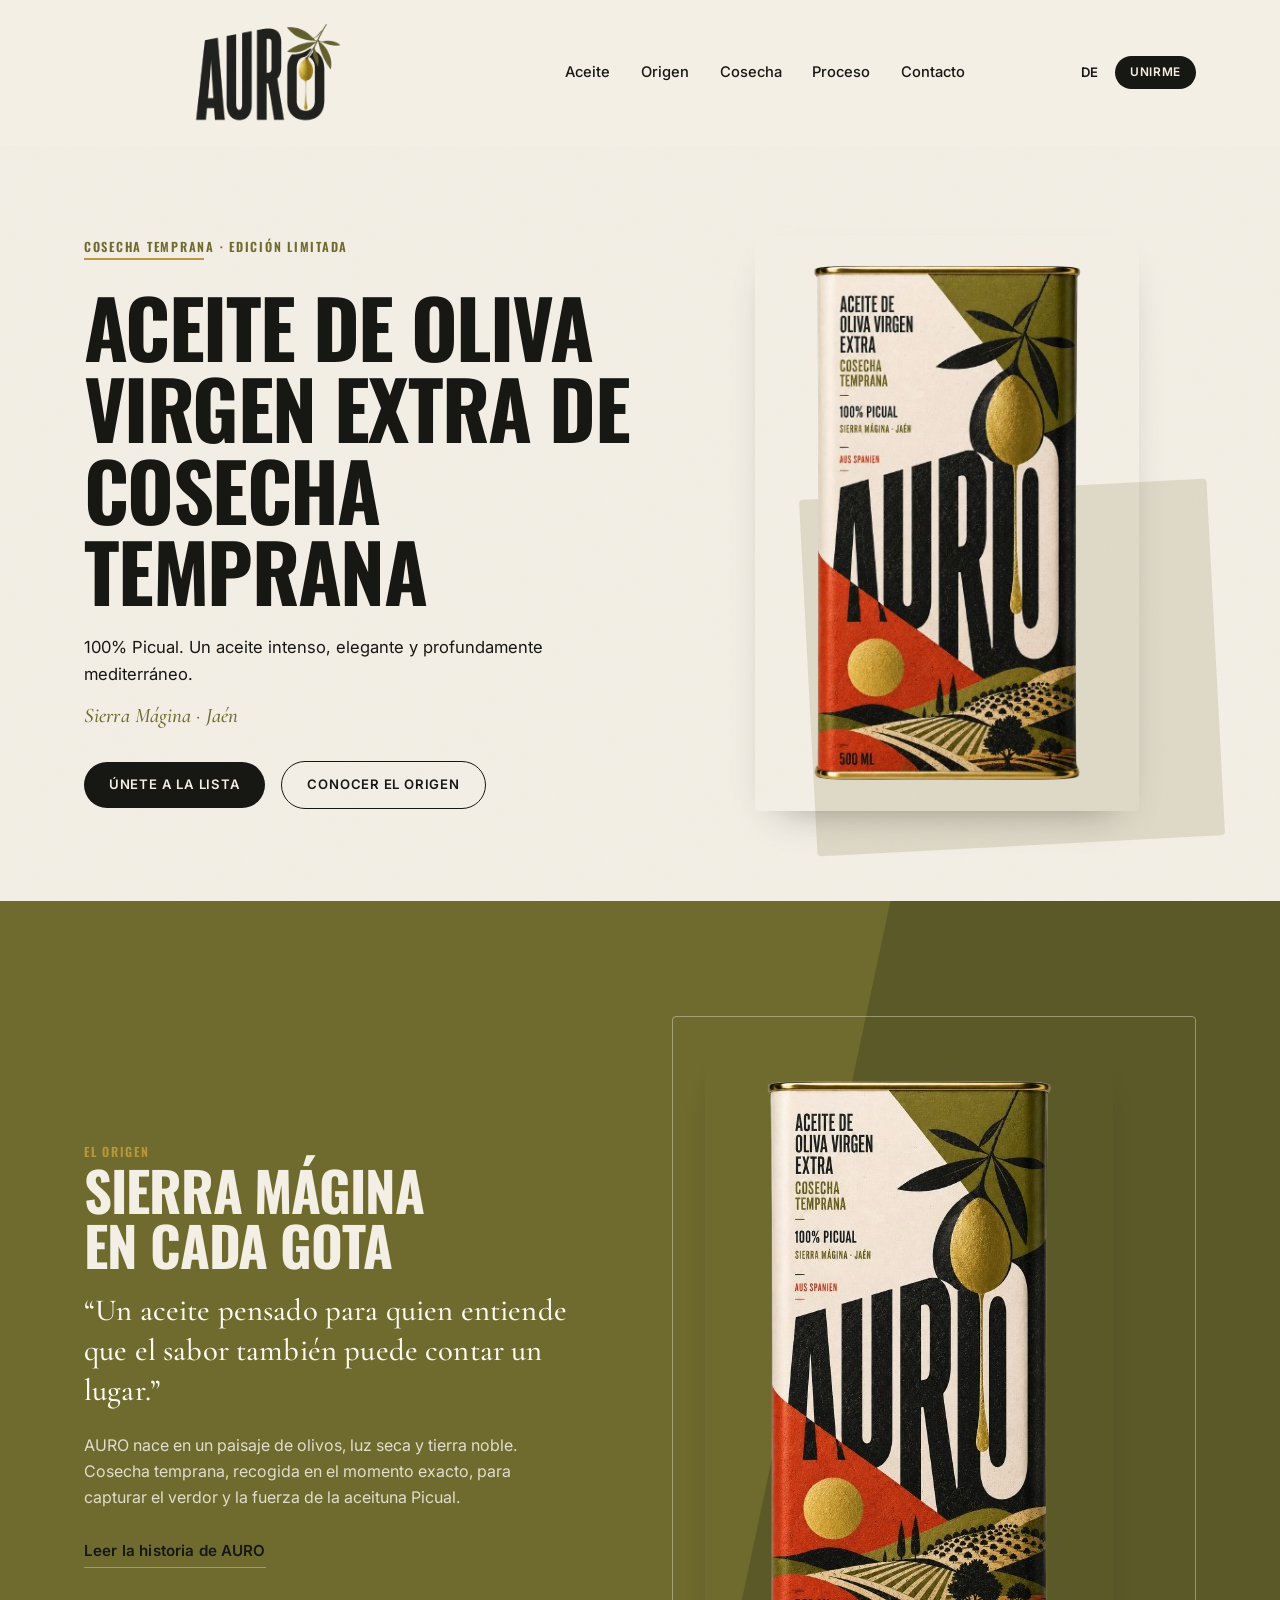
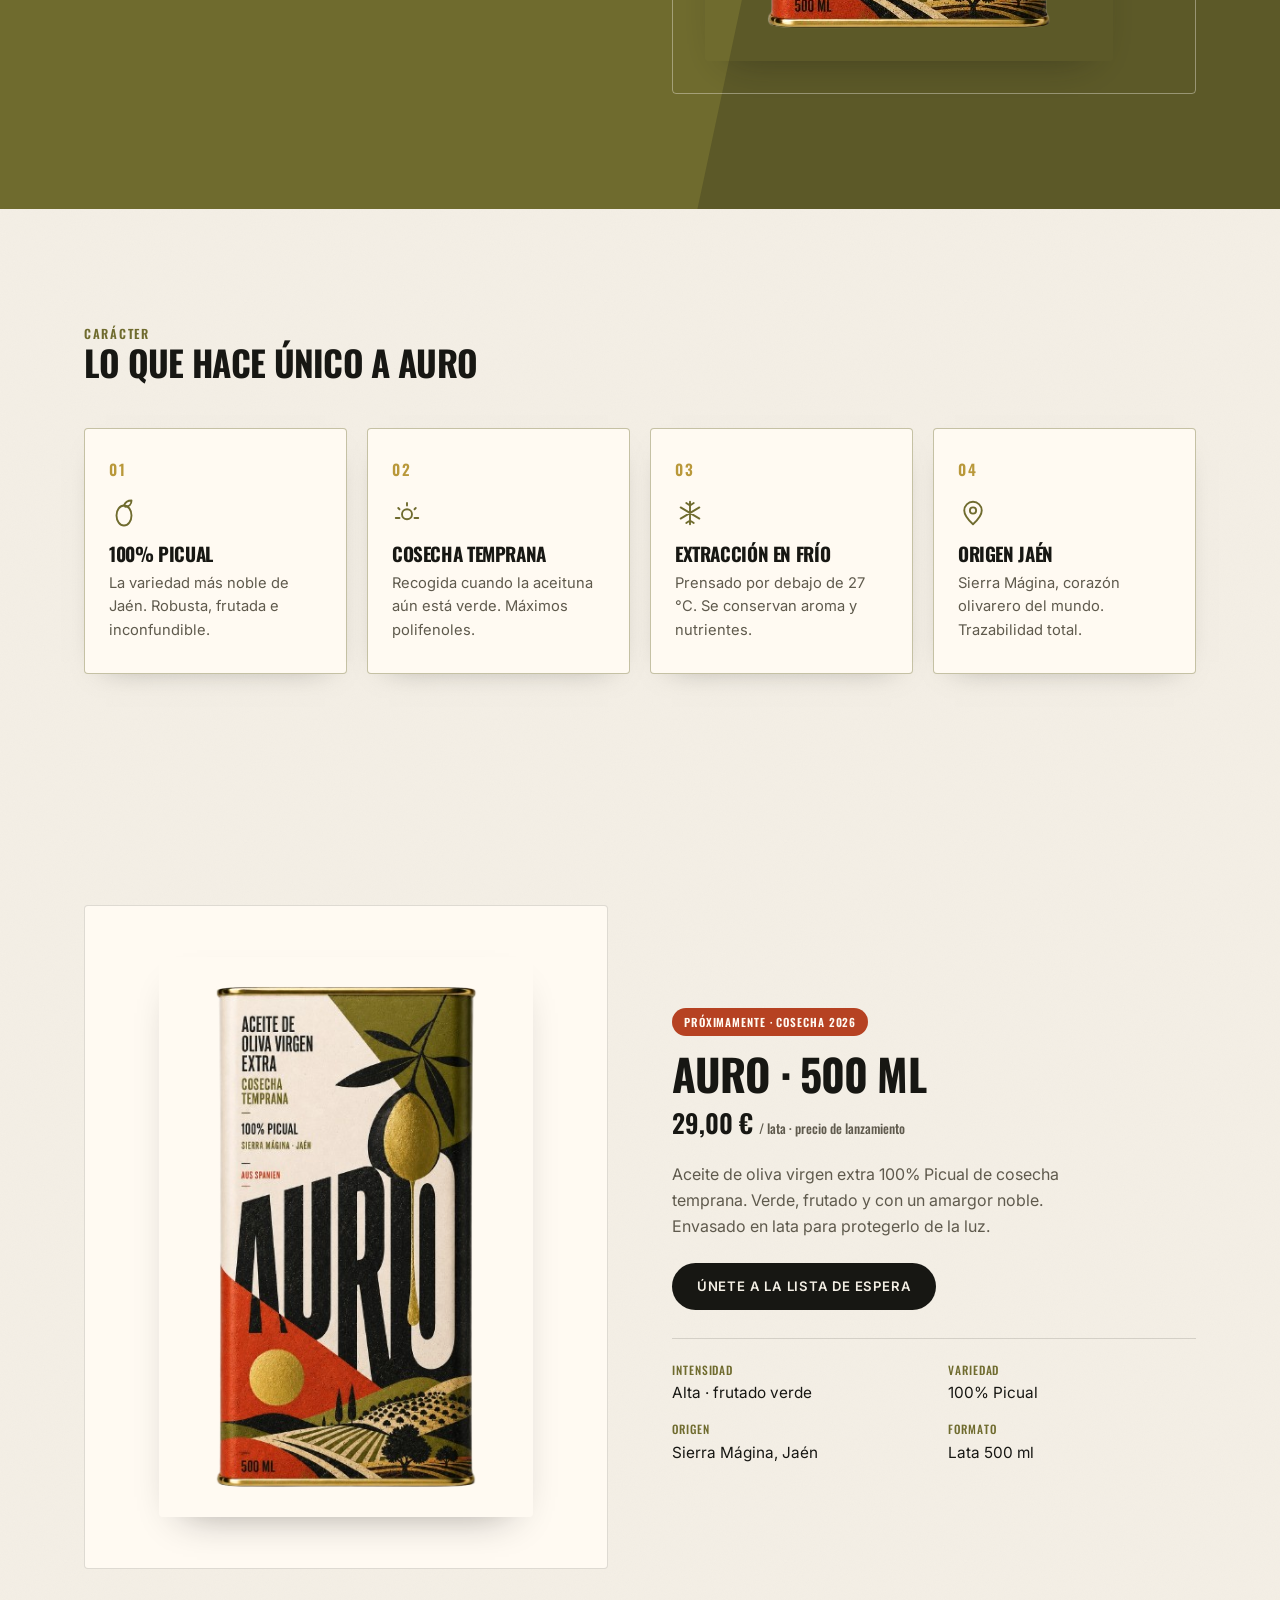
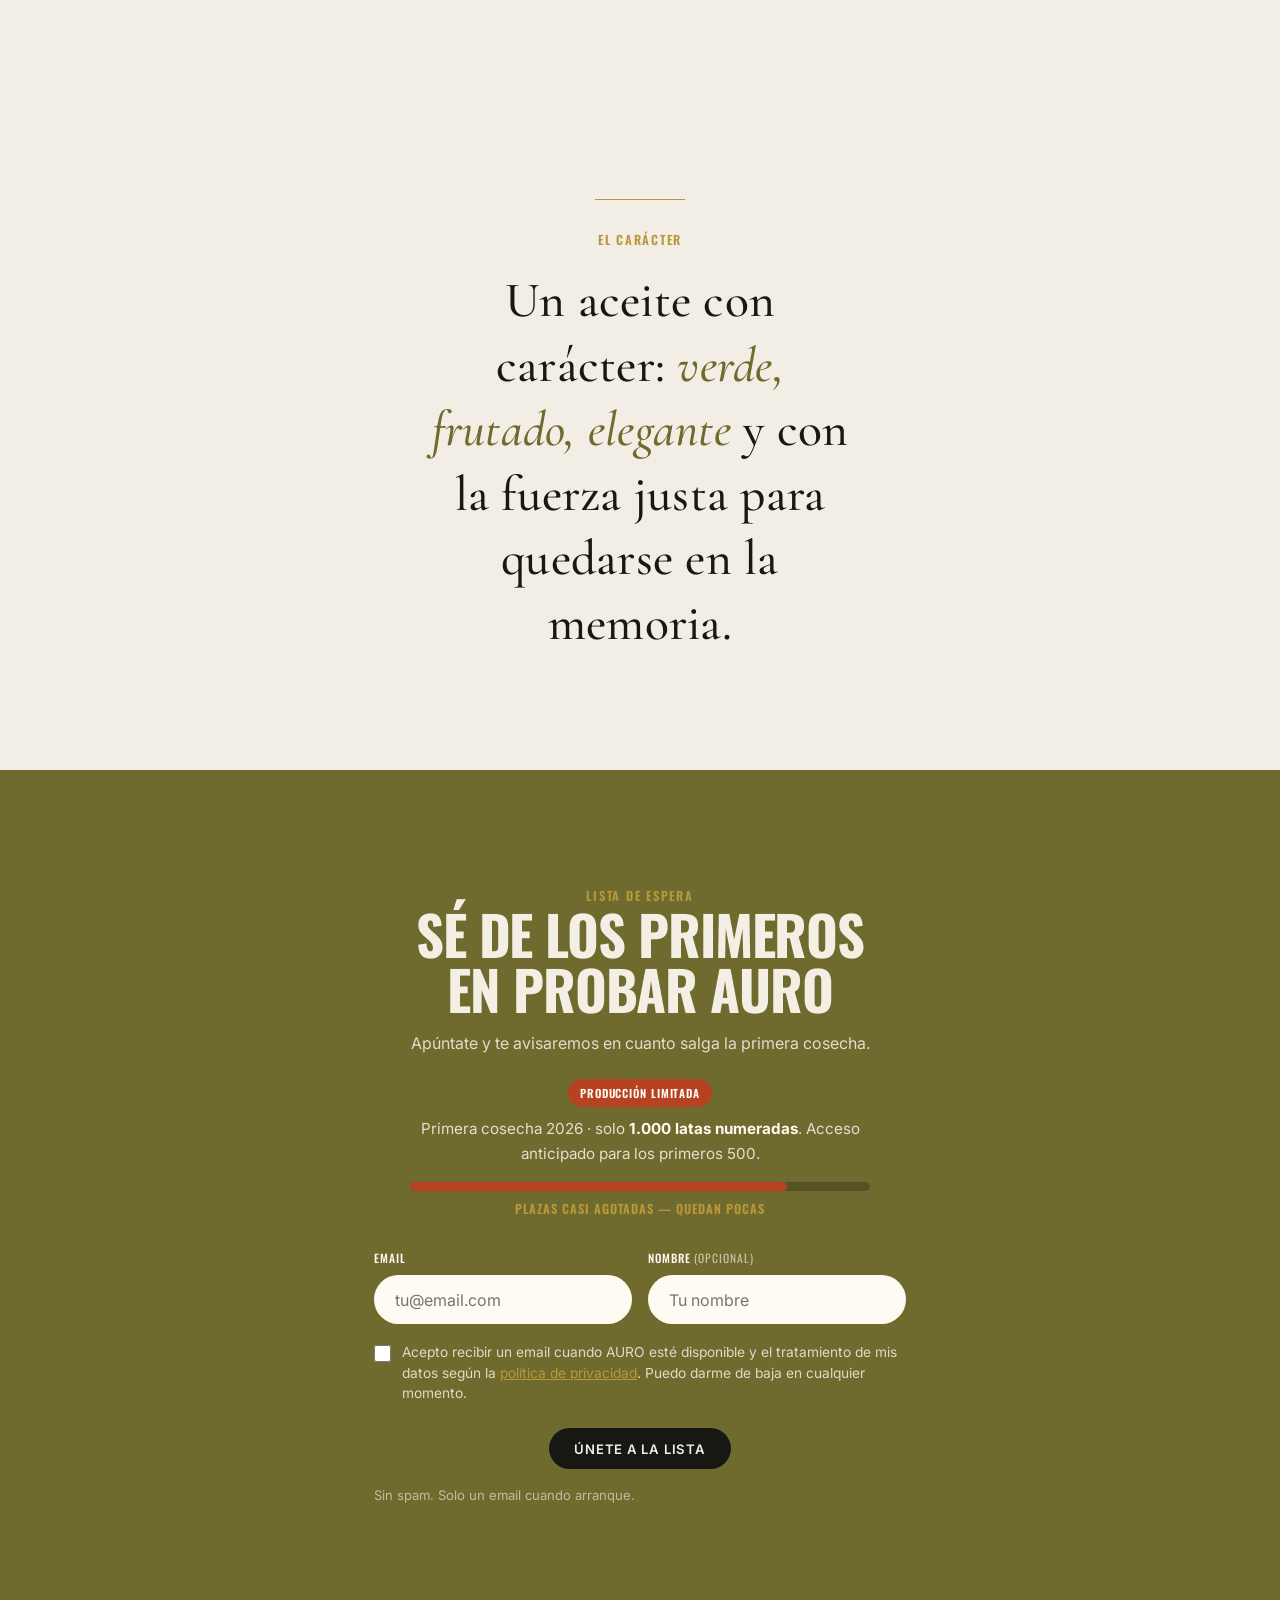
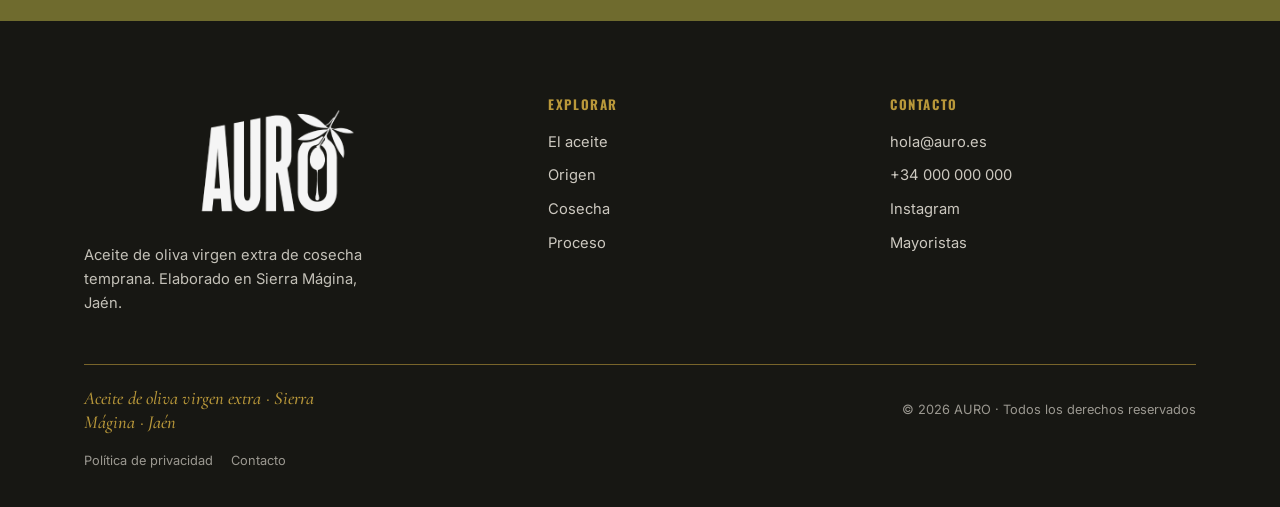
<file: index.html>
<!DOCTYPE html>
<html lang="es">
<head>
<meta charset="UTF-8">
<meta name="viewport" content="width=device-width, initial-scale=1.0">
<title>AURO — Aceite de Oliva Virgen Extra · Sierra Mágina, Jaén</title>
<meta name="description" content="AURO. Aceite de oliva virgen extra de cosecha temprana. 100% Picual, Sierra Mágina, Jaén. Intenso, elegante y profundamente mediterráneo.">

<link rel="icon" type="image/svg+xml" href="favicon.svg">

<!-- Tipografías -->
<link rel="preconnect" href="https://fonts.googleapis.com">
<link rel="preconnect" href="https://fonts.gstatic.com" crossorigin>
<link href="https://fonts.googleapis.com/css2?family=Cormorant+Garamond:ital,wght@0,500;0,600;1,500&family=Inter:wght@400;500;600&family=Oswald:wght@500;600;700&display=swap" rel="stylesheet">

<link rel="stylesheet" href="styles.css">
</head>
<body>

<!-- ============================================================
     HEADER
     ============================================================ -->
<header class="site-header">
  <div class="container site-header__inner">
    <a href="#top" class="brand" aria-label="AURO — Inicio">
      <img src="assets/logo-auro.png" alt="AURO">
    </a>

    <nav class="nav" id="nav" aria-label="Principal">
      <a href="#producto">Aceite</a>
      <a href="#origen">Origen</a>
      <a href="#atributos">Cosecha</a>
      <a href="#proceso">Proceso</a>
      <a href="#contacto">Contacto</a>
    </nav>

    <div class="header-actions">
      <a href="de/" class="lang-switch" aria-label="Deutsche Version">DE</a>
      <a href="#lista" class="btn btn-primary btn-sm">Unirme</a>
      <button class="nav-toggle" id="navToggle" aria-label="Abrir menú" aria-expanded="false">
        <span></span><span></span><span></span>
      </button>
    </div>
  </div>
</header>

<main id="top">

  <!-- ============================================================
       HERO
       ============================================================ -->
  <section class="hero">
    <div class="container hero__grid">
      <div class="hero__copy">
        <p class="kicker">Cosecha temprana · Edición limitada</p>
        <div class="hero__rule" aria-hidden="true"></div>
        <h1 class="h-display hero__claim">Aceite de oliva virgen extra de cosecha temprana</h1>
        <p class="hero__sub">100% Picual. Un aceite intenso, elegante y profundamente mediterráneo.</p>
        <p class="hero__origin editorial editorial-i">Sierra Mágina · Jaén</p>
        <div class="hero__cta">
          <a href="#lista" class="btn btn-primary">Únete a la lista</a>
          <a href="#origen" class="btn btn-secondary">Conocer el origen</a>
        </div>
      </div>

      <div class="hero__media">
        <img src="assets/lata-auro.png" class="img-warm" alt="Lata de AURO — aceite de oliva virgen extra 500 ml" loading="eager">
      </div>
    </div>
  </section>

  <!-- ============================================================
       BLOQUE DE ORIGEN
       ============================================================ -->
  <section class="section origin" id="origen">
    <div class="container origin__grid">
      <div class="origin__text">
        <p class="kicker kicker--gold">El origen</p>
        <h2 class="h-xl">Sierra Mágina<br>en cada gota</h2>
        <p class="editorial">“Un aceite pensado para quien entiende que el sabor también puede contar un lugar.”</p>
        <p class="origin__lead">AURO nace en un paisaje de olivos, luz seca y tierra noble. Cosecha temprana, recogida en el momento exacto, para capturar el verdor y la fuerza de la aceituna Picual.</p>
        <p style="margin-top:26px;"><a href="#proceso" class="btn-editorial">Leer la historia de AURO</a></p>
      </div>
      <div class="origin__media">
        <div class="media-frame" style="background:transparent;border-color:color-mix(in srgb,var(--crema) 40%,transparent);">
          <img src="assets/lata-auro.png" class="img-editorial img-warm" alt="Detalle del envase AURO" loading="lazy">
        </div>
      </div>
    </div>
  </section>

  <!-- ============================================================
       ATRIBUTOS (4 cards)
       ============================================================ -->
  <section class="section" id="atributos">
    <div class="container">
      <div class="attrs__head">
        <p class="kicker">Carácter</p>
        <h2 class="h-lg">Lo que hace único a AURO</h2>
      </div>
      <div class="attrs__grid">

        <article class="attr-card">
          <span class="attr-card__num">01</span>
          <svg class="attr-card__icon" viewBox="0 0 24 24" fill="none" stroke="currentColor" stroke-width="1.5" stroke-linecap="round" stroke-linejoin="round" aria-hidden="true">
            <ellipse cx="12" cy="14" rx="6" ry="8"/><path d="M12 6c1-3 4-4 6-4 0 3-2 5-5 5"/>
          </svg>
          <h3>100% Picual</h3>
          <p>La variedad más noble de Jaén. Robusta, frutada e inconfundible.</p>
        </article>

        <article class="attr-card">
          <span class="attr-card__num">02</span>
          <svg class="attr-card__icon" viewBox="0 0 24 24" fill="none" stroke="currentColor" stroke-width="1.5" stroke-linecap="round" stroke-linejoin="round" aria-hidden="true">
            <circle cx="12" cy="13" r="4"/><path d="M12 4v2M5 8 6 9M19 8l-1 1M3 16h3M18 16h3"/>
          </svg>
          <h3>Cosecha temprana</h3>
          <p>Recogida cuando la aceituna aún está verde. Máximos polifenoles.</p>
        </article>

        <article class="attr-card">
          <span class="attr-card__num">03</span>
          <svg class="attr-card__icon" viewBox="0 0 24 24" fill="none" stroke="currentColor" stroke-width="1.5" stroke-linecap="round" stroke-linejoin="round" aria-hidden="true">
            <path d="M12 3v18M4.5 7.5l15 9M19.5 7.5l-15 9M9 4l3 2 3-2M9 20l3-2 3 2"/>
          </svg>
          <h3>Extracción en frío</h3>
          <p>Prensado por debajo de 27 °C. Se conservan aroma y nutrientes.</p>
        </article>

        <article class="attr-card">
          <span class="attr-card__num">04</span>
          <svg class="attr-card__icon" viewBox="0 0 24 24" fill="none" stroke="currentColor" stroke-width="1.5" stroke-linecap="round" stroke-linejoin="round" aria-hidden="true">
            <path d="M12 21s7-6.4 7-11a7 7 0 0 0-14 0c0 4.6 7 11 7 11Z"/><circle cx="12" cy="10" r="2.5"/>
          </svg>
          <h3>Origen Jaén</h3>
          <p>Sierra Mágina, corazón olivarero del mundo. Trazabilidad total.</p>
        </article>

      </div>
    </div>
  </section>

  <!-- ============================================================
       SECCIÓN PRODUCTO
       ============================================================ -->
  <section class="section" id="producto">
    <div class="container product__grid">
      <div class="product__media">
        <img src="assets/lata-auro.png" class="img-warm" alt="AURO 500 ml — aceite de oliva virgen extra" loading="lazy">
      </div>

      <div class="product__info">
        <span class="badge">Próximamente · Cosecha 2026</span>
        <h2 class="product__name">AURO · 500 ml</h2>
        <p class="product__price">29,00 € <small>/ lata · precio de lanzamiento</small></p>
        <p class="product__desc">Aceite de oliva virgen extra 100% Picual de cosecha temprana. Verde, frutado y con un amargor noble. Envasado en lata para protegerlo de la luz.</p>

        <div class="product__buy">
          <a href="#lista" class="btn btn-primary">Únete a la lista de espera</a>
        </div>

        <dl class="product__details">
          <div><dt>Intensidad</dt><dd>Alta · frutado verde</dd></div>
          <div><dt>Variedad</dt><dd>100% Picual</dd></div>
          <div><dt>Origen</dt><dd>Sierra Mágina, Jaén</dd></div>
          <div><dt>Formato</dt><dd>Lata 500 ml</dd></div>
        </dl>
      </div>
    </div>
  </section>

  <!-- ============================================================
       BLOQUE EDITORIAL
       ============================================================ -->
  <section class="section editorial-block" id="proceso">
    <div class="container">
      <div class="editorial-block__rule" aria-hidden="true"></div>
      <p class="kicker kicker--gold" style="margin-bottom:18px;">El carácter</p>
      <p class="editorial">Un aceite con carácter: <span class="editorial-i">verde, frutado, elegante</span> y con la fuerza justa para quedarse en la memoria.</p>
    </div>
  </section>

  <!-- ============================================================
       LISTA DE ESPERA (CTA · formulario funcional)
       ============================================================ -->
  <section class="section waitlist" id="lista">
    <div class="container waitlist__inner">
      <p class="kicker kicker--gold">Lista de espera</p>
      <h2 class="h-xl">Sé de los primeros<br>en probar AURO</h2>
      <p class="waitlist__lead">Apúntate y te avisaremos en cuanto salga la primera cosecha.</p>

      <div class="scarcity">
        <span class="badge">Producción limitada</span>
        <p class="scarcity__text">Primera cosecha 2026 · solo <strong>1.000 latas numeradas</strong>. Acceso anticipado para los primeros 500.</p>
        <div class="scarcity__bar" aria-hidden="true"><span style="width:82%"></span></div>
        <p class="scarcity__spots">Plazas casi agotadas — quedan pocas</p>
      </div>

      <form class="waitlist__form" id="waitForm" novalidate>
        <div class="waitlist__row">
          <div>
            <label class="field-l" for="wl-email">Email</label>
            <input class="input" type="email" id="wl-email" name="email" placeholder="tu@email.com" required autocomplete="email">
          </div>
          <div>
            <label class="field-l" for="wl-name">Nombre <span style="opacity:.6;font-weight:400;">(opcional)</span></label>
            <input class="input" type="text" id="wl-name" name="name" placeholder="Tu nombre" autocomplete="name">
          </div>
        </div>
        <!-- honeypot anti-spam (no rellenar) -->
        <input type="checkbox" name="botcheck" tabindex="-1" autocomplete="off" style="display:none" aria-hidden="true">
        <label class="consent" for="wl-consent">
          <input type="checkbox" id="wl-consent" required>
          <span>Acepto recibir un email cuando AURO esté disponible y el tratamiento de mis datos según la <a href="privacidad.html" target="_blank" rel="noopener">política de privacidad</a>. Puedo darme de baja en cualquier momento.</span>
        </label>
        <div class="waitlist__actions">
          <button type="submit" class="btn btn-primary">Únete a la lista</button>
        </div>
        <p class="waitlist__note">Sin spam. Solo un email cuando arranque.</p>
        <p class="waitlist__success" id="wlSuccess">¡Gracias! Ya estás en la lista de espera.</p>
      </form>

      <button type="button" class="export-link" id="wlExport">Exportar lista (.csv)</button>
    </div>
  </section>

</main>

<!-- ============================================================
     FOOTER
     ============================================================ -->
<footer class="site-footer" id="contacto">
  <div class="container">
    <div class="site-footer__top">
      <div>
        <img src="assets/logo-auro.png" alt="AURO" class="footer-logo-img">
        <p style="margin-top:18px;">Aceite de oliva virgen extra de cosecha temprana. Elaborado en Sierra Mágina, Jaén.</p>
      </div>
      <div class="footer-col">
        <h4>Explorar</h4>
        <a href="#producto">El aceite</a>
        <a href="#origen">Origen</a>
        <a href="#atributos">Cosecha</a>
        <a href="#proceso">Proceso</a>
      </div>
      <div class="footer-col">
        <h4>Contacto</h4>
        <a href="mailto:hola@auro.es">hola@auro.es</a>
        <a href="tel:+34000000000">+34 000 000 000</a>
        <a href="#">Instagram</a>
        <a href="#">Mayoristas</a>
      </div>
    </div>

    <div class="site-footer__rule" aria-hidden="true"></div>

    <div class="site-footer__bottom">
      <p class="editorial">Aceite de oliva virgen extra · Sierra Mágina · Jaén</p>
      <small>© 2026 AURO · Todos los derechos reservados</small>
    </div>
    <div class="footer-legal">
      <a href="privacidad.html">Política de privacidad</a>
      <a href="#contacto">Contacto</a>
    </div>
  </div>
</footer>

<script>
  /* Menú móvil */
  (function(){
    var t = document.getElementById('navToggle'), n = document.getElementById('nav');
    t.addEventListener('click', function(){
      var open = n.classList.toggle('is-open');
      t.setAttribute('aria-expanded', open ? 'true' : 'false');
    });
    n.querySelectorAll('a').forEach(function(a){ a.addEventListener('click', function(){ n.classList.remove('is-open'); t.setAttribute('aria-expanded','false'); }); });
  })();

  /* Lista de espera — guarda en localStorage + exporta CSV */
  (function(){
    var KEY = 'auro_waitlist';
    var form = document.getElementById('waitForm');
    if(!form) return;
    var success = document.getElementById('wlSuccess');
    var exportBtn = document.getElementById('wlExport');

    /* Web3Forms: envío por email sin servidor. Consigue tu clave gratis en
       https://web3forms.com (introduces tu email y te dan un Access Key). */
    var ACCESS_KEY = 'TU_ACCESS_KEY_WEB3FORMS';
    var btn = form.querySelector('button[type="submit"]');
    var btnText = btn ? btn.textContent : '';

    function get(){ try{ return JSON.parse(localStorage.getItem(KEY)) || []; }catch(e){ return []; } }
    function save(a){ localStorage.setItem(KEY, JSON.stringify(a)); }
    function refresh(){ exportBtn.classList.toggle('show', get().length > 0); }

    function done(ok){
      form.reset();
      if(btn){ btn.disabled = false; btn.textContent = btnText; }
      success.textContent = ok ? '¡Gracias! Ya estás en la lista de espera.'
                               : 'Guardado. No se pudo enviar el email — revisa la configuración.';
      success.classList.add('show');
      refresh();
      setTimeout(function(){ success.classList.remove('show'); }, 6000);
    }

    form.addEventListener('submit', function(e){
      e.preventDefault();
      var email = document.getElementById('wl-email');
      var name = document.getElementById('wl-name').value.trim();
      var consent = document.getElementById('wl-consent');
      var val = email.value.trim();
      if(!val || !/^[^\s@]+@[^\s@]+\.[^\s@]+$/.test(val)){ email.focus(); return; }
      if(!consent.checked){ consent.focus(); return; }

      // Copia local (respaldo / export CSV)
      var list = get();
      list.push({ nombre:name, email:val, consent:true, timestamp:new Date().toISOString() });
      save(list);

      // Envío real por email (Web3Forms). Sin clave → modo demo (solo local).
      var configured = ACCESS_KEY && ACCESS_KEY.indexOf('TU_ACCESS_KEY') === -1;
      if(!configured){ done(true); return; }

      if(btn){ btn.disabled = true; btn.textContent = 'Enviando…'; }
      fetch('https://api.web3forms.com/submit', {
        method:'POST',
        headers:{ 'Content-Type':'application/json', 'Accept':'application/json' },
        body: JSON.stringify({
          access_key: ACCESS_KEY,
          subject: 'Nueva alta · Lista de espera AURO',
          from_name: 'AURO — Lista de espera',
          email: val,
          name: name || '(sin nombre)',
          botcheck: false
        })
      })
      .then(function(r){ return r.json(); })
      .then(function(res){ done(!!res.success); })
      .catch(function(){ done(false); });
    });

    function esc(v){ v = (v==null?'':String(v)); return /[",\n]/.test(v) ? '"'+v.replace(/"/g,'""')+'"' : v; }
    exportBtn.addEventListener('click', function(){
      var list = get(); if(!list.length) return;
      var rows = [['Nombre','Email','Consentimiento','Fecha']];
      list.forEach(function(l){
        var f; try{ f = new Date(l.timestamp).toLocaleString('es-ES'); }catch(e){ f = l.timestamp; }
        rows.push([l.nombre||'', l.email||'', l.consent?'Sí':'—', f]);
      });
      var csv = '﻿' + rows.map(function(r){ return r.map(esc).join(','); }).join('\r\n');
      var blob = new Blob([csv], {type:'text/csv;charset=utf-8;'});
      var url = URL.createObjectURL(blob), a = document.createElement('a');
      a.href = url; a.download = 'auro_waitlist.csv';
      document.body.appendChild(a); a.click(); document.body.removeChild(a); URL.revokeObjectURL(url);
    });

    refresh();
  })();
</script>

</body>
</html>
</file>
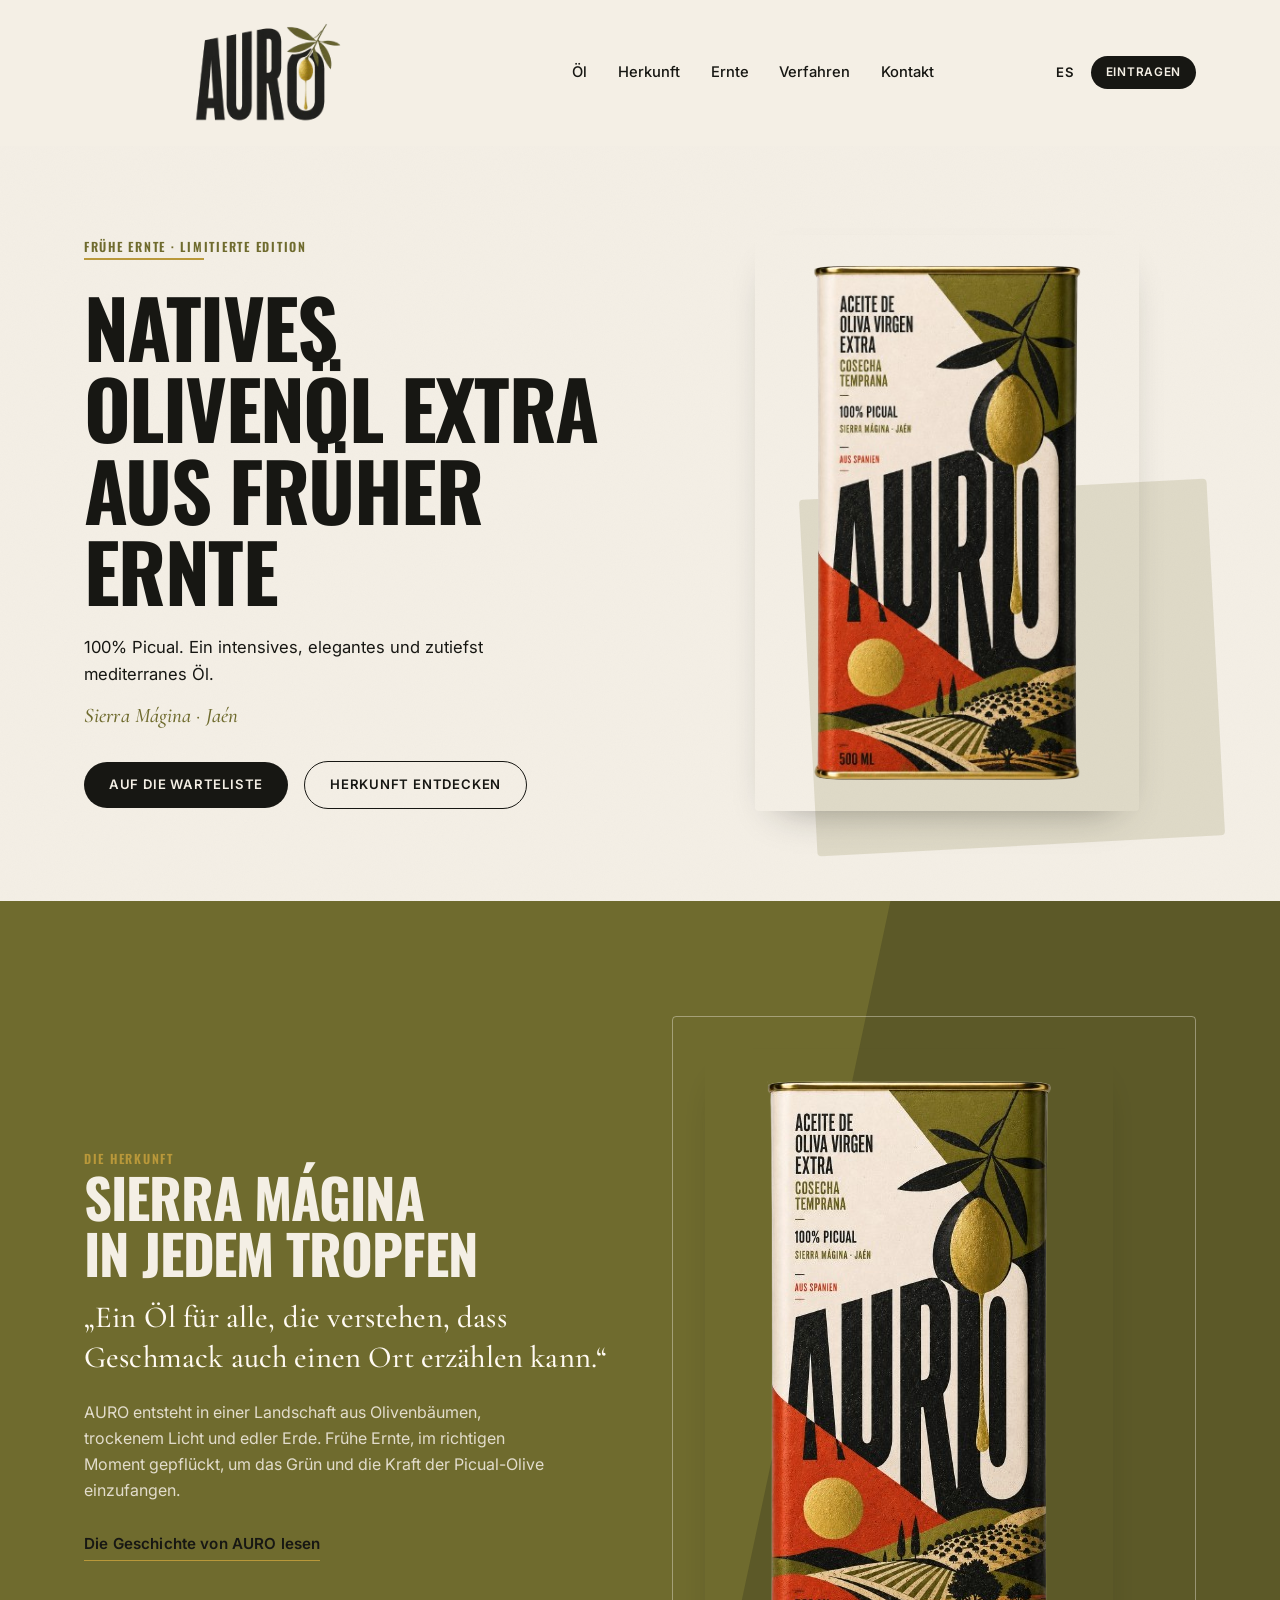
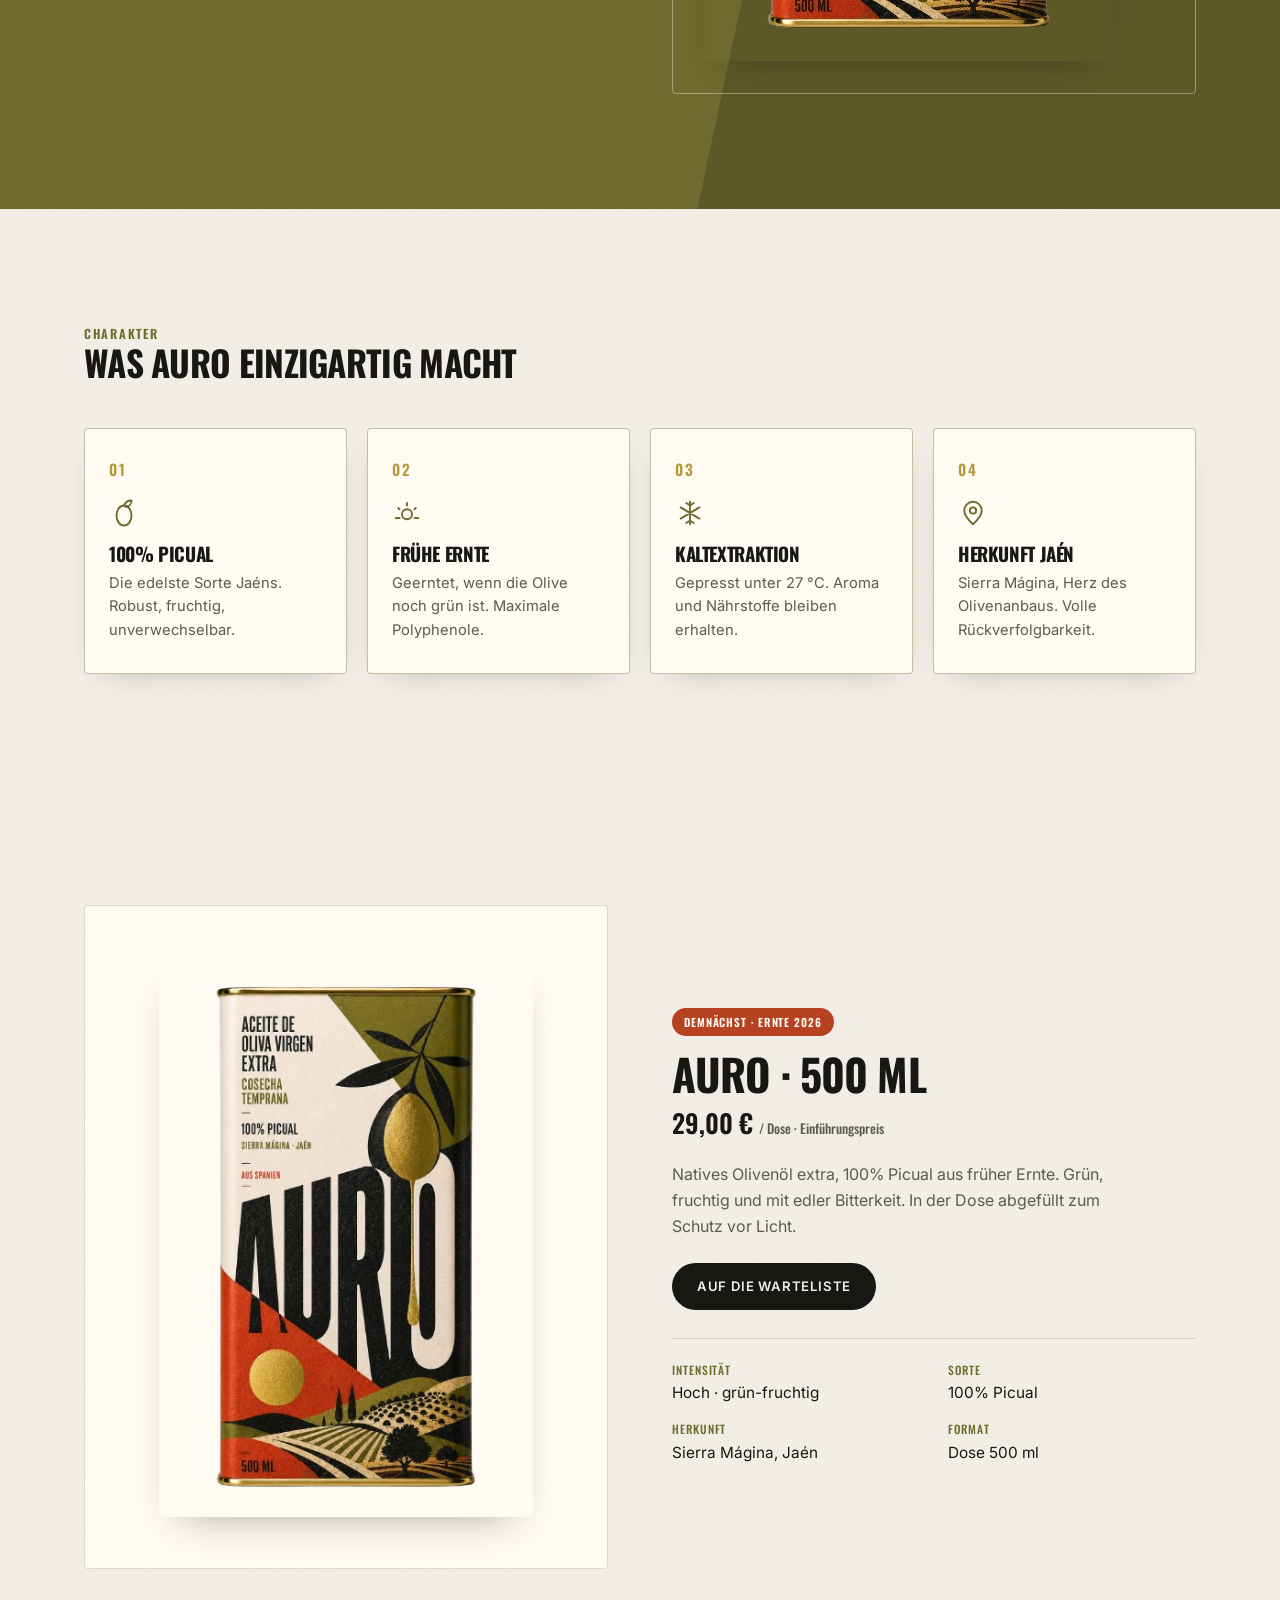
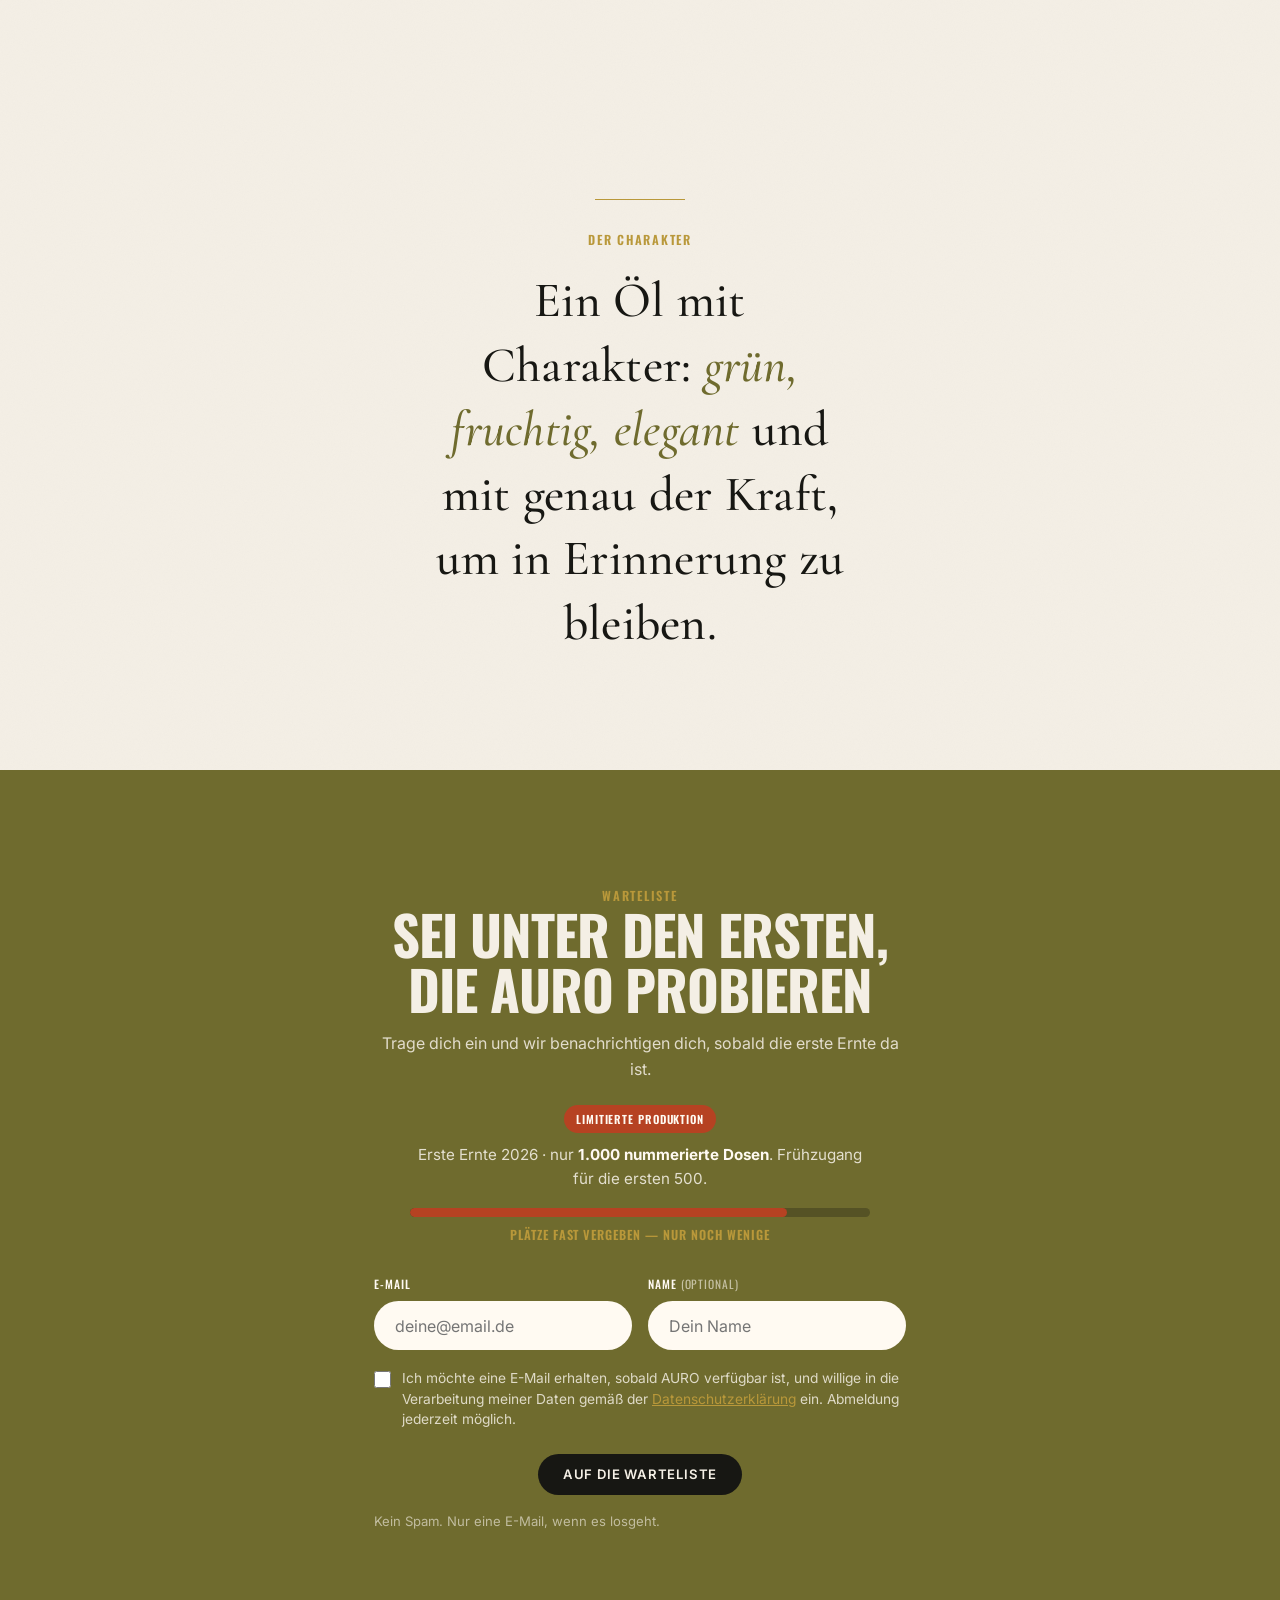
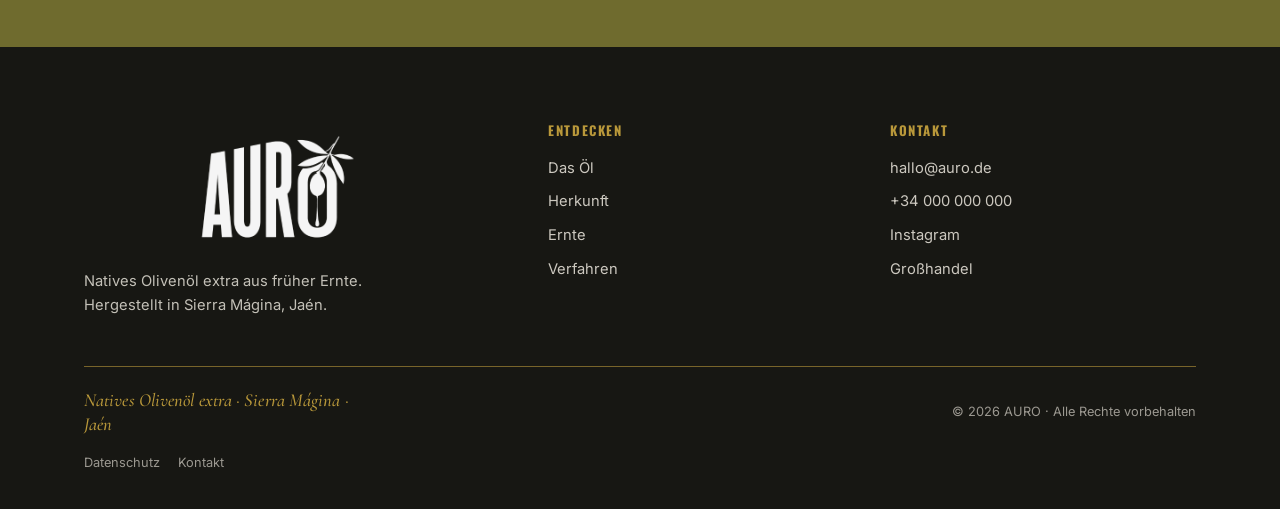
<file: de/index.html>
<!DOCTYPE html>
<html lang="de">
<head>
<meta charset="UTF-8">
<meta name="viewport" content="width=device-width, initial-scale=1.0">
<title>AURO — Natives Olivenöl Extra · Sierra Mágina, Jaén</title>
<meta name="description" content="AURO. Natives Olivenöl extra aus früher Ernte. 100% Picual, Sierra Mágina, Jaén. Intensiv, elegant und zutiefst mediterran.">

<link rel="icon" type="image/svg+xml" href="../favicon.svg">

<!-- Tipografías -->
<link rel="preconnect" href="https://fonts.googleapis.com">
<link rel="preconnect" href="https://fonts.gstatic.com" crossorigin>
<link href="https://fonts.googleapis.com/css2?family=Cormorant+Garamond:ital,wght@0,500;0,600;1,500&family=Inter:wght@400;500;600&family=Oswald:wght@500;600;700&display=swap" rel="stylesheet">

<link rel="stylesheet" href="../styles.css">
</head>
<body>

<!-- ============================================================
     HEADER
     ============================================================ -->
<header class="site-header">
  <div class="container site-header__inner">
    <a href="#top" class="brand" aria-label="AURO — Startseite">
      <img src="../assets/logo-auro.png" alt="AURO">
    </a>

    <nav class="nav" id="nav" aria-label="Principal">
      <a href="#producto">Öl</a>
      <a href="#origen">Herkunft</a>
      <a href="#atributos">Ernte</a>
      <a href="#proceso">Verfahren</a>
      <a href="#contacto">Kontakt</a>
    </nav>

    <div class="header-actions">
      <a href="../" class="lang-switch" aria-label="Versión en español">ES</a>
      <a href="#lista" class="btn btn-primary btn-sm">Eintragen</a>
      <button class="nav-toggle" id="navToggle" aria-label="Abrir menú" aria-expanded="false">
        <span></span><span></span><span></span>
      </button>
    </div>
  </div>
</header>

<main id="top">

  <!-- ============================================================
       HERO
       ============================================================ -->
  <section class="hero">
    <div class="container hero__grid">
      <div class="hero__copy">
        <p class="kicker">Frühe Ernte · Limitierte Edition</p>
        <div class="hero__rule" aria-hidden="true"></div>
        <h1 class="h-display hero__claim">Natives Olivenöl extra aus früher Ernte</h1>
        <p class="hero__sub">100% Picual. Ein intensives, elegantes und zutiefst mediterranes Öl.</p>
        <p class="hero__origin editorial editorial-i">Sierra Mágina · Jaén</p>
        <div class="hero__cta">
          <a href="#lista" class="btn btn-primary">Auf die Warteliste</a>
          <a href="#origen" class="btn btn-secondary">Herkunft entdecken</a>
        </div>
      </div>

      <div class="hero__media">
        <img src="../assets/lata-auro.png" class="img-warm" alt="AURO Dose — natives Olivenöl extra 500 ml" loading="eager">
      </div>
    </div>
  </section>

  <!-- ============================================================
       BLOQUE DE ORIGEN
       ============================================================ -->
  <section class="section origin" id="origen">
    <div class="container origin__grid">
      <div class="origin__text">
        <p class="kicker kicker--gold">Die Herkunft</p>
        <h2 class="h-xl">Sierra Mágina<br>in jedem Tropfen</h2>
        <p class="editorial">„Ein Öl für alle, die verstehen, dass Geschmack auch einen Ort erzählen kann.“</p>
        <p class="origin__lead">AURO entsteht in einer Landschaft aus Olivenbäumen, trockenem Licht und edler Erde. Frühe Ernte, im richtigen Moment gepflückt, um das Grün und die Kraft der Picual-Olive einzufangen.</p>
        <p style="margin-top:26px;"><a href="#proceso" class="btn-editorial">Die Geschichte von AURO lesen</a></p>
      </div>
      <div class="origin__media">
        <div class="media-frame" style="background:transparent;border-color:color-mix(in srgb,var(--crema) 40%,transparent);">
          <img src="../assets/lata-auro.png" class="img-editorial img-warm" alt="Detail der AURO Verpackung" loading="lazy">
        </div>
      </div>
    </div>
  </section>

  <!-- ============================================================
       ATRIBUTOS (4 cards)
       ============================================================ -->
  <section class="section" id="atributos">
    <div class="container">
      <div class="attrs__head">
        <p class="kicker">Charakter</p>
        <h2 class="h-lg">Was AURO einzigartig macht</h2>
      </div>
      <div class="attrs__grid">

        <article class="attr-card">
          <span class="attr-card__num">01</span>
          <svg class="attr-card__icon" viewBox="0 0 24 24" fill="none" stroke="currentColor" stroke-width="1.5" stroke-linecap="round" stroke-linejoin="round" aria-hidden="true">
            <ellipse cx="12" cy="14" rx="6" ry="8"/><path d="M12 6c1-3 4-4 6-4 0 3-2 5-5 5"/>
          </svg>
          <h3>100% Picual</h3>
          <p>Die edelste Sorte Jaéns. Robust, fruchtig, unverwechselbar.</p>
        </article>

        <article class="attr-card">
          <span class="attr-card__num">02</span>
          <svg class="attr-card__icon" viewBox="0 0 24 24" fill="none" stroke="currentColor" stroke-width="1.5" stroke-linecap="round" stroke-linejoin="round" aria-hidden="true">
            <circle cx="12" cy="13" r="4"/><path d="M12 4v2M5 8 6 9M19 8l-1 1M3 16h3M18 16h3"/>
          </svg>
          <h3>Frühe Ernte</h3>
          <p>Geerntet, wenn die Olive noch grün ist. Maximale Polyphenole.</p>
        </article>

        <article class="attr-card">
          <span class="attr-card__num">03</span>
          <svg class="attr-card__icon" viewBox="0 0 24 24" fill="none" stroke="currentColor" stroke-width="1.5" stroke-linecap="round" stroke-linejoin="round" aria-hidden="true">
            <path d="M12 3v18M4.5 7.5l15 9M19.5 7.5l-15 9M9 4l3 2 3-2M9 20l3-2 3 2"/>
          </svg>
          <h3>Kaltextraktion</h3>
          <p>Gepresst unter 27 °C. Aroma und Nährstoffe bleiben erhalten.</p>
        </article>

        <article class="attr-card">
          <span class="attr-card__num">04</span>
          <svg class="attr-card__icon" viewBox="0 0 24 24" fill="none" stroke="currentColor" stroke-width="1.5" stroke-linecap="round" stroke-linejoin="round" aria-hidden="true">
            <path d="M12 21s7-6.4 7-11a7 7 0 0 0-14 0c0 4.6 7 11 7 11Z"/><circle cx="12" cy="10" r="2.5"/>
          </svg>
          <h3>Herkunft Jaén</h3>
          <p>Sierra Mágina, Herz des Olivenanbaus. Volle Rückverfolgbarkeit.</p>
        </article>

      </div>
    </div>
  </section>

  <!-- ============================================================
       SECCIÓN PRODUCTO
       ============================================================ -->
  <section class="section" id="producto">
    <div class="container product__grid">
      <div class="product__media">
        <img src="../assets/lata-auro.png" class="img-warm" alt="AURO 500 ml — natives Olivenöl extra" loading="lazy">
      </div>

      <div class="product__info">
        <span class="badge">Demnächst · Ernte 2026</span>
        <h2 class="product__name">AURO · 500 ml</h2>
        <p class="product__price">29,00 € <small>/ Dose · Einführungspreis</small></p>
        <p class="product__desc">Natives Olivenöl extra, 100% Picual aus früher Ernte. Grün, fruchtig und mit edler Bitterkeit. In der Dose abgefüllt zum Schutz vor Licht.</p>

        <div class="product__buy">
          <a href="#lista" class="btn btn-primary">Auf die Warteliste</a>
        </div>

        <dl class="product__details">
          <div><dt>Intensität</dt><dd>Hoch · grün-fruchtig</dd></div>
          <div><dt>Sorte</dt><dd>100% Picual</dd></div>
          <div><dt>Herkunft</dt><dd>Sierra Mágina, Jaén</dd></div>
          <div><dt>Format</dt><dd>Dose 500 ml</dd></div>
        </dl>
      </div>
    </div>
  </section>

  <!-- ============================================================
       BLOQUE EDITORIAL
       ============================================================ -->
  <section class="section editorial-block" id="proceso">
    <div class="container">
      <div class="editorial-block__rule" aria-hidden="true"></div>
      <p class="kicker kicker--gold" style="margin-bottom:18px;">Der Charakter</p>
      <p class="editorial">Ein Öl mit Charakter: <span class="editorial-i">grün, fruchtig, elegant</span> und mit genau der Kraft, um in Erinnerung zu bleiben.</p>
    </div>
  </section>

  <!-- ============================================================
       LISTA DE ESPERA (CTA · formulario funcional)
       ============================================================ -->
  <section class="section waitlist" id="lista">
    <div class="container waitlist__inner">
      <p class="kicker kicker--gold">Warteliste</p>
      <h2 class="h-xl">Sei unter den Ersten,<br>die AURO probieren</h2>
      <p class="waitlist__lead">Trage dich ein und wir benachrichtigen dich, sobald die erste Ernte da ist.</p>

      <div class="scarcity">
        <span class="badge">Limitierte Produktion</span>
        <p class="scarcity__text">Erste Ernte 2026 · nur <strong>1.000 nummerierte Dosen</strong>. Frühzugang für die ersten 500.</p>
        <div class="scarcity__bar" aria-hidden="true"><span style="width:82%"></span></div>
        <p class="scarcity__spots">Plätze fast vergeben — nur noch wenige</p>
      </div>

      <form class="waitlist__form" id="waitForm" novalidate>
        <div class="waitlist__row">
          <div>
            <label class="field-l" for="wl-email">E-Mail</label>
            <input class="input" type="email" id="wl-email" name="email" placeholder="deine@email.de" required autocomplete="email">
          </div>
          <div>
            <label class="field-l" for="wl-name">Name <span style="opacity:.6;font-weight:400;">(optional)</span></label>
            <input class="input" type="text" id="wl-name" name="name" placeholder="Dein Name" autocomplete="name">
          </div>
        </div>
        <!-- honeypot anti-spam (no rellenar) -->
        <input type="checkbox" name="botcheck" tabindex="-1" autocomplete="off" style="display:none" aria-hidden="true">
        <label class="consent" for="wl-consent">
          <input type="checkbox" id="wl-consent" required>
          <span>Ich möchte eine E-Mail erhalten, sobald AURO verfügbar ist, und willige in die Verarbeitung meiner Daten gemäß der <a href="datenschutz.html" target="_blank" rel="noopener">Datenschutzerklärung</a> ein. Abmeldung jederzeit möglich.</span>
        </label>
        <div class="waitlist__actions">
          <button type="submit" class="btn btn-primary">Auf die Warteliste</button>
        </div>
        <p class="waitlist__note">Kein Spam. Nur eine E-Mail, wenn es losgeht.</p>
        <p class="waitlist__success" id="wlSuccess">Danke! Du stehst auf der Warteliste.</p>
      </form>

      <button type="button" class="export-link" id="wlExport">Liste exportieren (.csv)</button>
    </div>
  </section>

</main>

<!-- ============================================================
     FOOTER
     ============================================================ -->
<footer class="site-footer" id="contacto">
  <div class="container">
    <div class="site-footer__top">
      <div>
        <img src="../assets/logo-auro.png" alt="AURO" class="footer-logo-img">
        <p style="margin-top:18px;">Natives Olivenöl extra aus früher Ernte. Hergestellt in Sierra Mágina, Jaén.</p>
      </div>
      <div class="footer-col">
        <h4>Entdecken</h4>
        <a href="#producto">Das Öl</a>
        <a href="#origen">Herkunft</a>
        <a href="#atributos">Ernte</a>
        <a href="#proceso">Verfahren</a>
      </div>
      <div class="footer-col">
        <h4>Kontakt</h4>
        <a href="mailto:hallo@auro.de">hallo@auro.de</a>
        <a href="tel:+34000000000">+34 000 000 000</a>
        <a href="#">Instagram</a>
        <a href="#">Großhandel</a>
      </div>
    </div>

    <div class="site-footer__rule" aria-hidden="true"></div>

    <div class="site-footer__bottom">
      <p class="editorial">Natives Olivenöl extra · Sierra Mágina · Jaén</p>
      <small>© 2026 AURO · Alle Rechte vorbehalten</small>
    </div>
    <div class="footer-legal">
      <a href="datenschutz.html">Datenschutz</a>
      <a href="#contacto">Kontakt</a>
    </div>
  </div>
</footer>

<script>
  /* Menú móvil */
  (function(){
    var t = document.getElementById('navToggle'), n = document.getElementById('nav');
    t.addEventListener('click', function(){
      var open = n.classList.toggle('is-open');
      t.setAttribute('aria-expanded', open ? 'true' : 'false');
    });
    n.querySelectorAll('a').forEach(function(a){ a.addEventListener('click', function(){ n.classList.remove('is-open'); t.setAttribute('aria-expanded','false'); }); });
  })();

  /* Lista de espera — guarda en localStorage + exporta CSV */
  (function(){
    var KEY = 'auro_waitlist';
    var form = document.getElementById('waitForm');
    if(!form) return;
    var success = document.getElementById('wlSuccess');
    var exportBtn = document.getElementById('wlExport');

    /* Web3Forms: envío por email sin servidor. Consigue tu clave gratis en
       https://web3forms.com (introduces tu email y te dan un Access Key). */
    var ACCESS_KEY = 'TU_ACCESS_KEY_WEB3FORMS';
    var btn = form.querySelector('button[type="submit"]');
    var btnText = btn ? btn.textContent : '';

    function get(){ try{ return JSON.parse(localStorage.getItem(KEY)) || []; }catch(e){ return []; } }
    function save(a){ localStorage.setItem(KEY, JSON.stringify(a)); }
    function refresh(){ exportBtn.classList.toggle('show', get().length > 0); }

    function done(ok){
      form.reset();
      if(btn){ btn.disabled = false; btn.textContent = btnText; }
      success.textContent = ok ? 'Danke! Du stehst auf der Warteliste.'
                               : 'Gespeichert. E-Mail konnte nicht gesendet werden — bitte Konfiguration prüfen.';
      success.classList.add('show');
      refresh();
      setTimeout(function(){ success.classList.remove('show'); }, 6000);
    }

    form.addEventListener('submit', function(e){
      e.preventDefault();
      var email = document.getElementById('wl-email');
      var name = document.getElementById('wl-name').value.trim();
      var consent = document.getElementById('wl-consent');
      var val = email.value.trim();
      if(!val || !/^[^\s@]+@[^\s@]+\.[^\s@]+$/.test(val)){ email.focus(); return; }
      if(!consent.checked){ consent.focus(); return; }

      // Copia local (respaldo / export CSV)
      var list = get();
      list.push({ nombre:name, email:val, consent:true, timestamp:new Date().toISOString() });
      save(list);

      // Envío real por email (Web3Forms). Sin clave → modo demo (solo local).
      var configured = ACCESS_KEY && ACCESS_KEY.indexOf('TU_ACCESS_KEY') === -1;
      if(!configured){ done(true); return; }

      if(btn){ btn.disabled = true; btn.textContent = 'Senden…'; }
      fetch('https://api.web3forms.com/submit', {
        method:'POST',
        headers:{ 'Content-Type':'application/json', 'Accept':'application/json' },
        body: JSON.stringify({
          access_key: ACCESS_KEY,
          subject: 'Neue Anmeldung · AURO Warteliste',
          from_name: 'AURO — Warteliste',
          email: val,
          name: name || '(kein Name)',
          botcheck: false
        })
      })
      .then(function(r){ return r.json(); })
      .then(function(res){ done(!!res.success); })
      .catch(function(){ done(false); });
    });

    function esc(v){ v = (v==null?'':String(v)); return /[",\n]/.test(v) ? '"'+v.replace(/"/g,'""')+'"' : v; }
    exportBtn.addEventListener('click', function(){
      var list = get(); if(!list.length) return;
      var rows = [['Name','E-Mail','Einwilligung','Datum']];
      list.forEach(function(l){
        var f; try{ f = new Date(l.timestamp).toLocaleString('de-DE'); }catch(e){ f = l.timestamp; }
        rows.push([l.nombre||'', l.email||'', l.consent?'Ja':'—', f]);
      });
      var csv = '﻿' + rows.map(function(r){ return r.map(esc).join(','); }).join('\r\n');
      var blob = new Blob([csv], {type:'text/csv;charset=utf-8;'});
      var url = URL.createObjectURL(blob), a = document.createElement('a');
      a.href = url; a.download = 'auro_waitlist.csv';
      document.body.appendChild(a); a.click(); document.body.removeChild(a); URL.revokeObjectURL(url);
    });

    refresh();
  })();
</script>

</body>
</html>
</file>
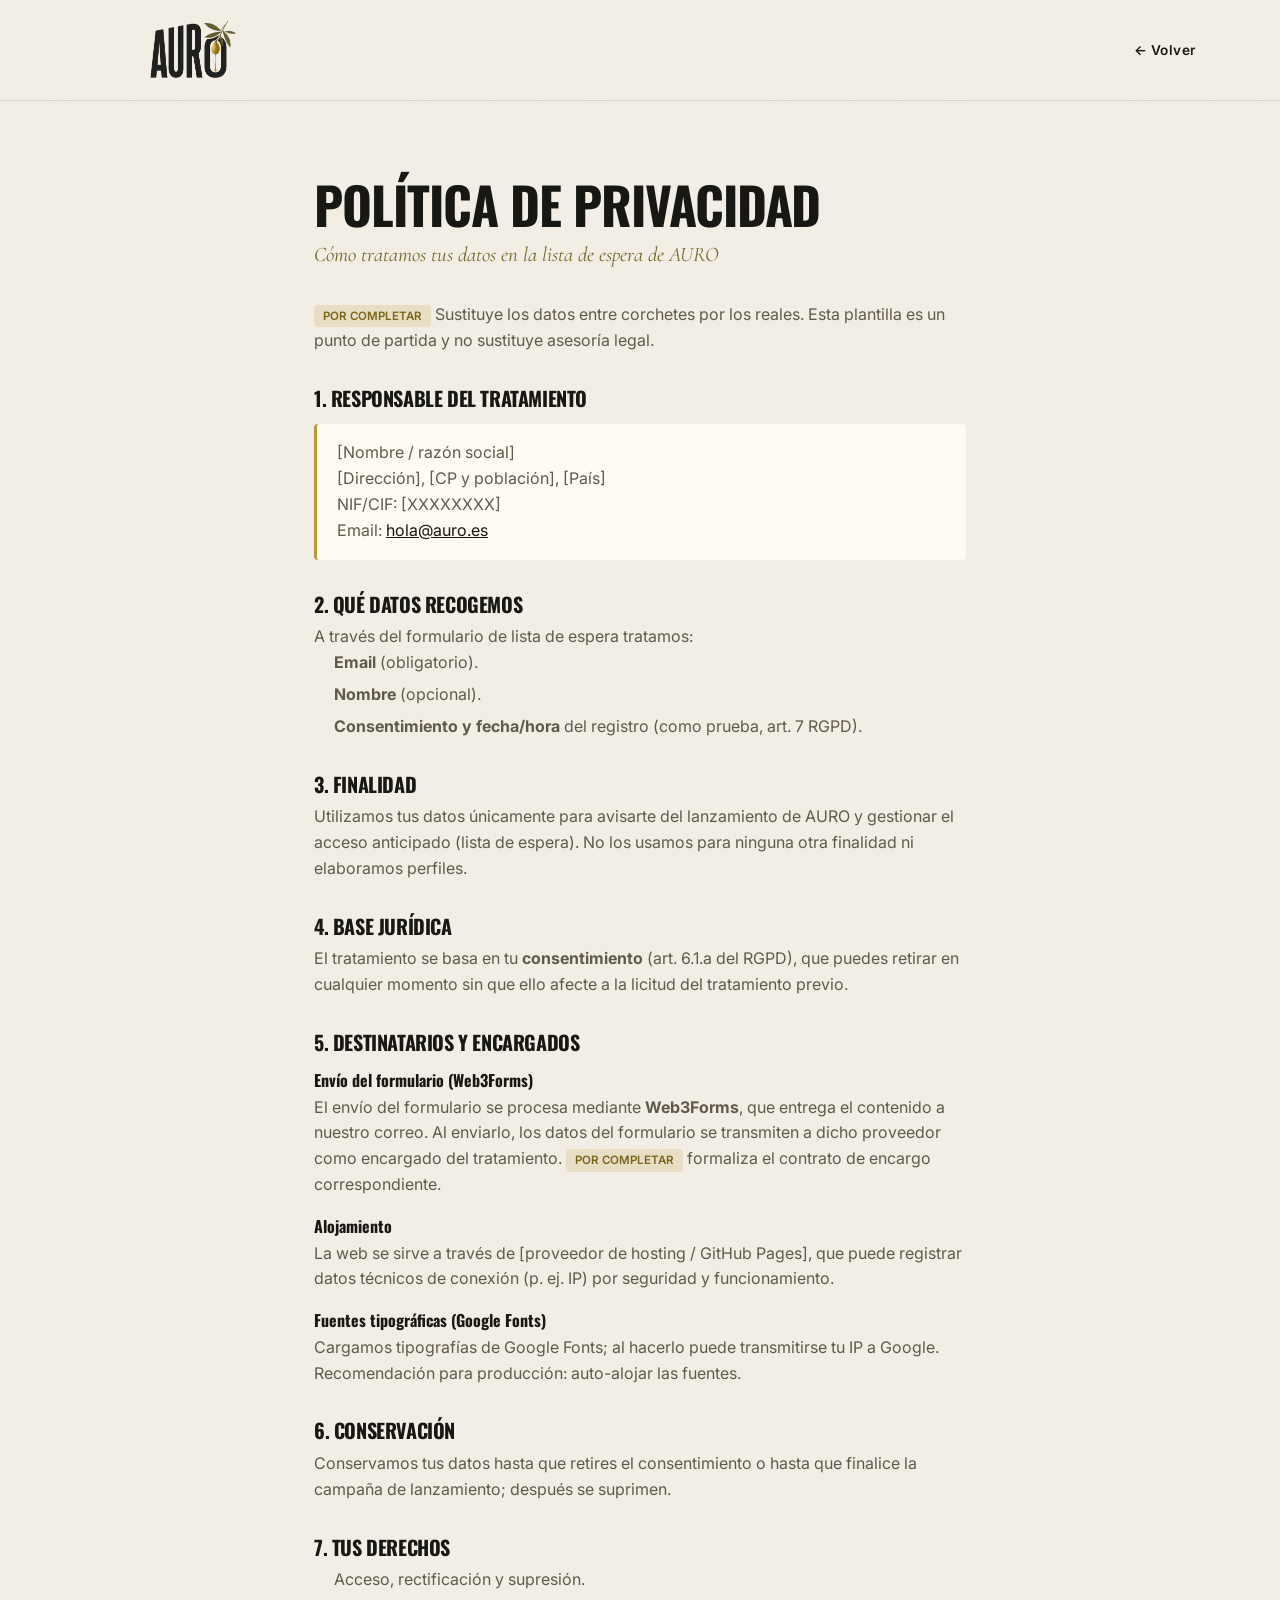
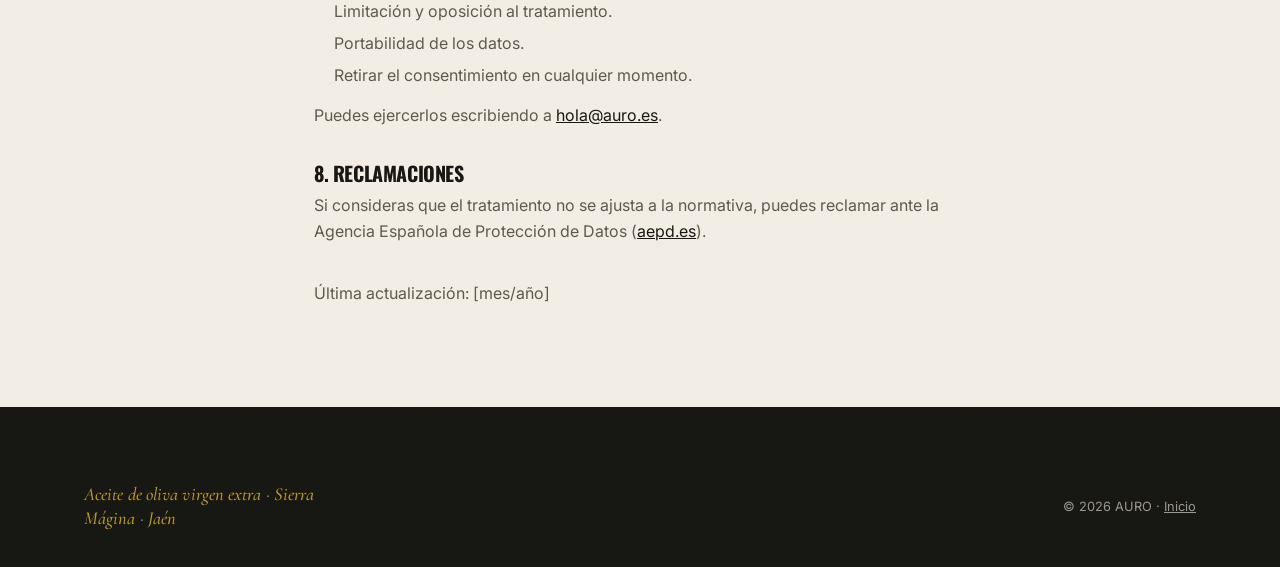
<file: privacidad.html>
<!DOCTYPE html>
<html lang="es">
<head>
<meta charset="UTF-8">
<meta name="viewport" content="width=device-width, initial-scale=1.0">
<title>Política de privacidad — AURO</title>
<meta name="robots" content="noindex">
<link rel="icon" type="image/svg+xml" href="favicon.svg">
<link rel="preconnect" href="https://fonts.googleapis.com">
<link rel="preconnect" href="https://fonts.gstatic.com" crossorigin>
<link href="https://fonts.googleapis.com/css2?family=Cormorant+Garamond:ital,wght@0,500;0,600;1,500&family=Inter:wght@400;500;600&family=Oswald:wght@500;600;700&display=swap" rel="stylesheet">
<link rel="stylesheet" href="styles.css">
</head>
<body>

<header class="legal-topbar">
  <div class="container legal-topbar__inner">
    <a href="index.html" aria-label="AURO — Inicio"><img src="assets/logo-auro.png" alt="AURO"></a>
    <a href="index.html" class="legal-back">← Volver</a>
  </div>
</header>

<main class="container legal">
  <h1>Política de privacidad</h1>
  <p class="lead">Cómo tratamos tus datos en la lista de espera de AURO</p>

  <p><span class="tag">POR COMPLETAR</span> Sustituye los datos entre corchetes por los reales. Esta plantilla es un punto de partida y no sustituye asesoría legal.</p>

  <h2>1. Responsable del tratamiento</h2>
  <div class="box">
    <p>[Nombre / razón social]<br>
    [Dirección], [CP y población], [País]<br>
    NIF/CIF: [XXXXXXXX]<br>
    Email: <a href="mailto:hola@auro.es">hola@auro.es</a></p>
  </div>

  <h2>2. Qué datos recogemos</h2>
  <p>A través del formulario de lista de espera tratamos:</p>
  <ul>
    <li><strong>Email</strong> (obligatorio).</li>
    <li><strong>Nombre</strong> (opcional).</li>
    <li><strong>Consentimiento y fecha/hora</strong> del registro (como prueba, art. 7 RGPD).</li>
  </ul>

  <h2>3. Finalidad</h2>
  <p>Utilizamos tus datos únicamente para avisarte del lanzamiento de AURO y gestionar el acceso anticipado (lista de espera). No los usamos para ninguna otra finalidad ni elaboramos perfiles.</p>

  <h2>4. Base jurídica</h2>
  <p>El tratamiento se basa en tu <strong>consentimiento</strong> (art. 6.1.a del RGPD), que puedes retirar en cualquier momento sin que ello afecte a la licitud del tratamiento previo.</p>

  <h2>5. Destinatarios y encargados</h2>
  <h3>Envío del formulario (Web3Forms)</h3>
  <p>El envío del formulario se procesa mediante <strong>Web3Forms</strong>, que entrega el contenido a nuestro correo. Al enviarlo, los datos del formulario se transmiten a dicho proveedor como encargado del tratamiento. <span class="tag">POR COMPLETAR</span> formaliza el contrato de encargo correspondiente.</p>
  <h3>Alojamiento</h3>
  <p>La web se sirve a través de [proveedor de hosting / GitHub Pages], que puede registrar datos técnicos de conexión (p. ej. IP) por seguridad y funcionamiento.</p>
  <h3>Fuentes tipográficas (Google Fonts)</h3>
  <p>Cargamos tipografías de Google Fonts; al hacerlo puede transmitirse tu IP a Google. Recomendación para producción: auto-alojar las fuentes.</p>

  <h2>6. Conservación</h2>
  <p>Conservamos tus datos hasta que retires el consentimiento o hasta que finalice la campaña de lanzamiento; después se suprimen.</p>

  <h2>7. Tus derechos</h2>
  <ul>
    <li>Acceso, rectificación y supresión.</li>
    <li>Limitación y oposición al tratamiento.</li>
    <li>Portabilidad de los datos.</li>
    <li>Retirar el consentimiento en cualquier momento.</li>
  </ul>
  <p>Puedes ejercerlos escribiendo a <a href="mailto:hola@auro.es">hola@auro.es</a>.</p>

  <h2>8. Reclamaciones</h2>
  <p>Si consideras que el tratamiento no se ajusta a la normativa, puedes reclamar ante la Agencia Española de Protección de Datos (<a href="https://www.aepd.es" target="_blank" rel="noopener">aepd.es</a>).</p>

  <p style="margin-top:36px;" class="muted">Última actualización: [mes/año]</p>
</main>

<footer class="site-footer">
  <div class="container">
    <div class="site-footer__bottom">
      <p class="editorial">Aceite de oliva virgen extra · Sierra Mágina · Jaén</p>
      <small>© 2026 AURO · <a href="index.html" style="color:inherit;text-decoration:underline;">Inicio</a></small>
    </div>
  </div>
</footer>

</body>
</html>
</file>
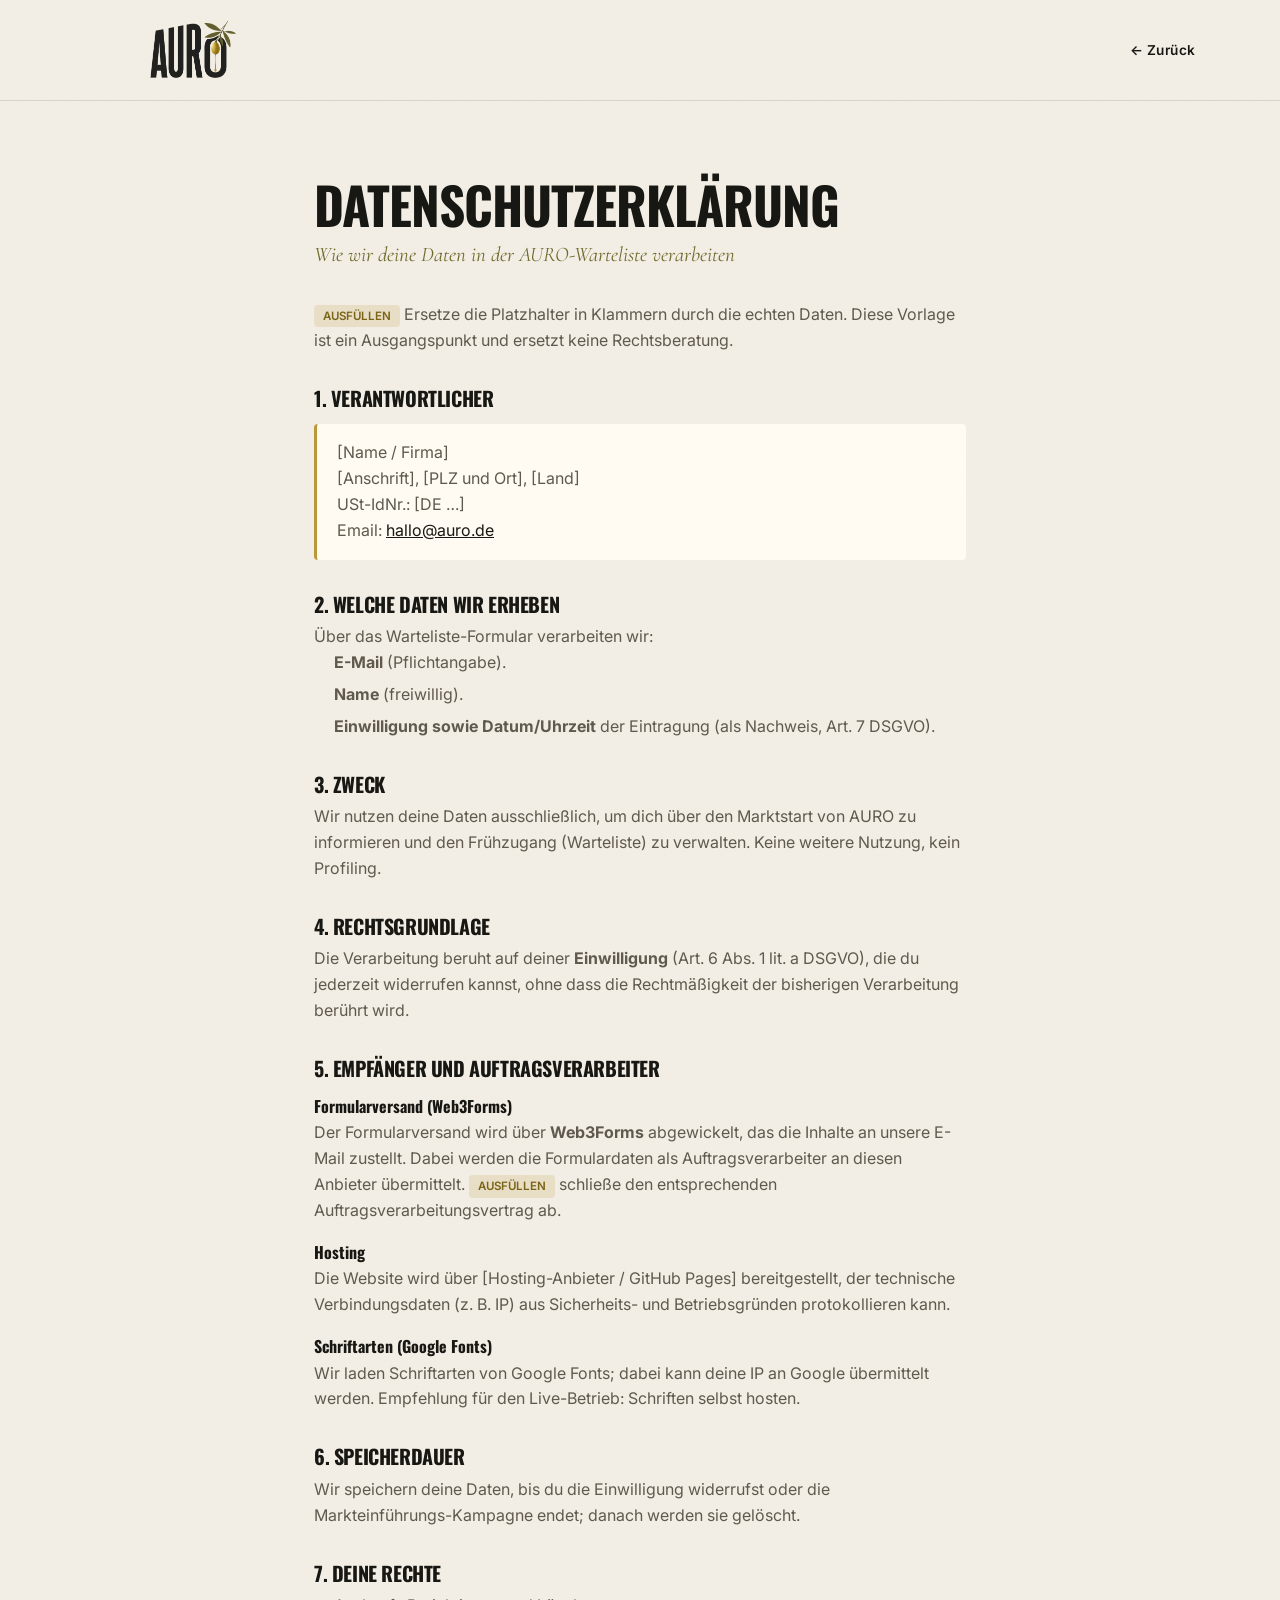
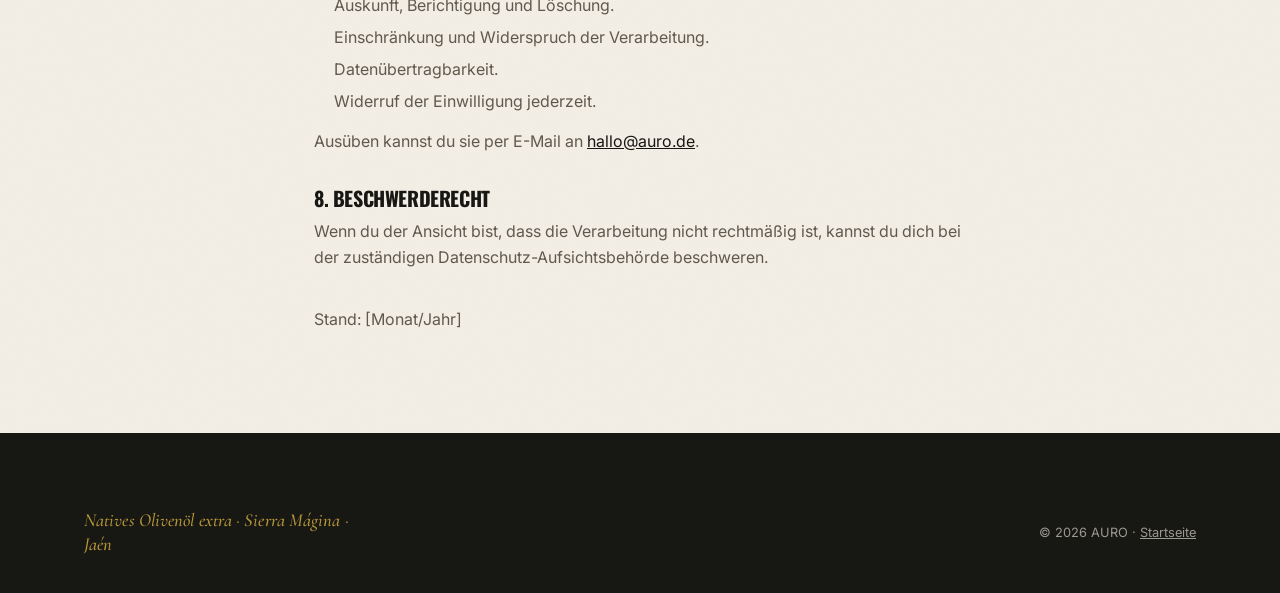
<file: de/datenschutz.html>
<!DOCTYPE html>
<html lang="de">
<head>
<meta charset="UTF-8">
<meta name="viewport" content="width=device-width, initial-scale=1.0">
<title>Datenschutzerklärung — AURO</title>
<meta name="robots" content="noindex">
<link rel="icon" type="image/svg+xml" href="../favicon.svg">
<link rel="preconnect" href="https://fonts.googleapis.com">
<link rel="preconnect" href="https://fonts.gstatic.com" crossorigin>
<link href="https://fonts.googleapis.com/css2?family=Cormorant+Garamond:ital,wght@0,500;0,600;1,500&family=Inter:wght@400;500;600&family=Oswald:wght@500;600;700&display=swap" rel="stylesheet">
<link rel="stylesheet" href="../styles.css">
</head>
<body>

<header class="legal-topbar">
  <div class="container legal-topbar__inner">
    <a href="index.html" aria-label="AURO — Startseite"><img src="../assets/logo-auro.png" alt="AURO"></a>
    <a href="index.html" class="legal-back">← Zurück</a>
  </div>
</header>

<main class="container legal">
  <h1>Datenschutzerklärung</h1>
  <p class="lead">Wie wir deine Daten in der AURO-Warteliste verarbeiten</p>

  <p><span class="tag">AUSFÜLLEN</span> Ersetze die Platzhalter in Klammern durch die echten Daten. Diese Vorlage ist ein Ausgangspunkt und ersetzt keine Rechtsberatung.</p>

  <h2>1. Verantwortlicher</h2>
  <div class="box">
    <p>[Name / Firma]<br>
    [Anschrift], [PLZ und Ort], [Land]<br>
    USt-IdNr.: [DE …]<br>
    Email: <a href="mailto:hallo@auro.de">hallo@auro.de</a></p>
  </div>

  <h2>2. Welche Daten wir erheben</h2>
  <p>Über das Warteliste-Formular verarbeiten wir:</p>
  <ul>
    <li><strong>E-Mail</strong> (Pflichtangabe).</li>
    <li><strong>Name</strong> (freiwillig).</li>
    <li><strong>Einwilligung sowie Datum/Uhrzeit</strong> der Eintragung (als Nachweis, Art. 7 DSGVO).</li>
  </ul>

  <h2>3. Zweck</h2>
  <p>Wir nutzen deine Daten ausschließlich, um dich über den Marktstart von AURO zu informieren und den Frühzugang (Warteliste) zu verwalten. Keine weitere Nutzung, kein Profiling.</p>

  <h2>4. Rechtsgrundlage</h2>
  <p>Die Verarbeitung beruht auf deiner <strong>Einwilligung</strong> (Art. 6 Abs. 1 lit. a DSGVO), die du jederzeit widerrufen kannst, ohne dass die Rechtmäßigkeit der bisherigen Verarbeitung berührt wird.</p>

  <h2>5. Empfänger und Auftragsverarbeiter</h2>
  <h3>Formularversand (Web3Forms)</h3>
  <p>Der Formularversand wird über <strong>Web3Forms</strong> abgewickelt, das die Inhalte an unsere E-Mail zustellt. Dabei werden die Formulardaten als Auftragsverarbeiter an diesen Anbieter übermittelt. <span class="tag">AUSFÜLLEN</span> schließe den entsprechenden Auftragsverarbeitungsvertrag ab.</p>
  <h3>Hosting</h3>
  <p>Die Website wird über [Hosting-Anbieter / GitHub Pages] bereitgestellt, der technische Verbindungsdaten (z. B. IP) aus Sicherheits- und Betriebsgründen protokollieren kann.</p>
  <h3>Schriftarten (Google Fonts)</h3>
  <p>Wir laden Schriftarten von Google Fonts; dabei kann deine IP an Google übermittelt werden. Empfehlung für den Live-Betrieb: Schriften selbst hosten.</p>

  <h2>6. Speicherdauer</h2>
  <p>Wir speichern deine Daten, bis du die Einwilligung widerrufst oder die Markteinführungs-Kampagne endet; danach werden sie gelöscht.</p>

  <h2>7. Deine Rechte</h2>
  <ul>
    <li>Auskunft, Berichtigung und Löschung.</li>
    <li>Einschränkung und Widerspruch der Verarbeitung.</li>
    <li>Datenübertragbarkeit.</li>
    <li>Widerruf der Einwilligung jederzeit.</li>
  </ul>
  <p>Ausüben kannst du sie per E-Mail an <a href="mailto:hallo@auro.de">hallo@auro.de</a>.</p>

  <h2>8. Beschwerderecht</h2>
  <p>Wenn du der Ansicht bist, dass die Verarbeitung nicht rechtmäßig ist, kannst du dich bei der zuständigen Datenschutz-Aufsichtsbehörde beschweren.</p>

  <p style="margin-top:36px;" class="muted">Stand: [Monat/Jahr]</p>
</main>

<footer class="site-footer">
  <div class="container">
    <div class="site-footer__bottom">
      <p class="editorial">Natives Olivenöl extra · Sierra Mágina · Jaén</p>
      <small>© 2026 AURO · <a href="index.html" style="color:inherit;text-decoration:underline;">Startseite</a></small>
    </div>
  </div>
</footer>

</body>
</html>
</file>
<file: styles.css>
/* ============================================================
   AURO — Sistema visual base
   Aceite de oliva virgen extra · Sierra Mágina · Jaén
   Estética: mediterránea, artesanal, premium, editorial.
   ============================================================ */

/* ------------------------------------------------------------
   1. TOKENS · color, tipografía, espaciado
   ------------------------------------------------------------ */
:root{
  /* Paleta */
  --negro-oliva:   #171713;  /* logo, titulares, textos fuertes, botón principal */
  --verde-oliva:   #6F6B2E;  /* fondos secundarios, iconos, separadores */
  --dorado:        #B9983A;  /* acentos premium, hover, líneas finas */
  --crema:         #F4EFE5;  /* fondo principal */
  --terracota:     #B64222;  /* llamadas puntuales, badges */
  --blanco-calido: #FFFAF2;  /* tarjetas, zonas limpias */
  --gris-texto:    #5F5A4D;  /* texto secundario, microcopy */

  /* Tipografía */
  --font-heading: 'Oswald', 'Arial Narrow', sans-serif;
  --font-body: 'Inter', system-ui, sans-serif;
  --font-editorial: 'Cormorant Garamond', Georgia, serif;

  /* Medidas */
  --maxw: 1240px;
  --pad-x: clamp(20px, 5vw, 72px);
  --radius: 4px;          /* esquinas rectas/sutiles */
  --radius-pill: 999px;   /* botones */
  --line: 1px solid color-mix(in srgb, var(--negro-oliva) 14%, transparent);
  --line-gold: 1px solid var(--dorado);

  /* Sombras muy sutiles */
  --shadow-soft: 0 18px 40px -24px rgba(23,23,19,.45);
  --shadow-card: 0 10px 30px -22px rgba(23,23,19,.5);
}

/* ------------------------------------------------------------
   2. RESET
   ------------------------------------------------------------ */
*,*::before,*::after{ box-sizing:border-box; margin:0; padding:0; }
html{ scroll-behavior:smooth; -webkit-text-size-adjust:100%; }
body{
  font-family:var(--font-body);
  font-weight:400;
  line-height:1.62;
  color:var(--negro-oliva);
  background-color:var(--crema);
  /* textura sutil tipo papel */
  background-image:url("data:image/svg+xml,%3Csvg xmlns='http://www.w3.org/2000/svg' width='180' height='180'%3E%3Cfilter id='n'%3E%3CfeTurbulence type='fractalNoise' baseFrequency='0.9' numOctaves='2' stitchTiles='stitch'/%3E%3CfeColorMatrix type='saturate' values='0'/%3E%3C/filter%3E%3Crect width='100%25' height='100%25' filter='url(%23n)' opacity='0.035'/%3E%3C/svg%3E");
  -webkit-font-smoothing:antialiased;
  text-rendering:optimizeLegibility;
  overflow-x:hidden;
}
img,svg{ display:block; max-width:100%; }
a{ color:inherit; text-decoration:none; }
button{ font-family:inherit; cursor:pointer; border:0; background:none; }
ul{ list-style:none; }

/* ------------------------------------------------------------
   3. TIPOGRAFÍA
   ------------------------------------------------------------ */
h1,h2,h3,h4{
  font-family:var(--font-heading);
  font-weight:700;
  text-transform:uppercase;
  letter-spacing:-0.02em;
  line-height:1.02;
  color:var(--negro-oliva);
}
.h-display{ font-size:clamp(2.6rem, 6.5vw, 5rem); }
.h-xl{ font-size:clamp(2rem, 4.5vw, 3.4rem); }
.h-lg{ font-size:clamp(1.5rem, 3vw, 2.2rem); }
.h-sm{ font-size:clamp(1.05rem, 1.6vw, 1.3rem); letter-spacing:0; }

p{ color:var(--negro-oliva); }
.muted{ color:var(--gris-texto); }

/* Editorial (Cormorant) — frases emocionales, citas, origen */
.editorial{
  font-family:var(--font-editorial);
  font-weight:500;
  line-height:1.3;
  letter-spacing:.005em;
}
.editorial-i{ font-style:italic; }

/* Etiqueta / kicker */
.kicker{
  font-family:var(--font-heading);
  font-weight:600;
  text-transform:uppercase;
  letter-spacing:.14em;
  font-size:.78rem;
  color:var(--verde-oliva);
}
.kicker--gold{ color:var(--dorado); }
.kicker--terra{ color:var(--terracota); }

/* ------------------------------------------------------------
   4. LAYOUT
   ------------------------------------------------------------ */
.container{
  width:100%;
  max-width:var(--maxw);
  margin-inline:auto;
  padding-inline:var(--pad-x);
}
.section{ padding-block:clamp(64px, 9vw, 130px); position:relative; }
.section--tight{ padding-block:clamp(48px, 6vw, 88px); }

/* Separador fino */
.divider{ height:0; border-top:var(--line); }
.divider--gold{ border-top:var(--line-gold); opacity:.7; }

/* ------------------------------------------------------------
   5. BOTONES
   ------------------------------------------------------------ */
.btn{
  display:inline-flex;
  align-items:center;
  justify-content:center;
  gap:.6em;
  font-family:var(--font-body);
  font-weight:600;
  font-size:.82rem;
  text-transform:uppercase;
  letter-spacing:.06em;
  padding:.95em 1.9em;
  border-radius:var(--radius-pill);
  transition:background-color .25s ease, color .25s ease, border-color .25s ease, transform .15s ease;
}
.btn:active{ transform:translateY(1px); }

/* Principal */
.btn-primary{ background:var(--negro-oliva); color:var(--crema); }
.btn-primary:hover{ background:var(--verde-oliva); color:var(--blanco-calido); }

/* Secundario */
.btn-secondary{ background:transparent; color:var(--negro-oliva); border:1px solid var(--negro-oliva); }
.btn-secondary:hover{ background:var(--negro-oliva); color:var(--crema); }

/* Editorial (sin caja, línea dorada inferior) */
.btn-editorial{
  display:inline-block;
  padding:.2em 0;
  font-family:var(--font-body);
  font-weight:600;
  font-size:.95rem;
  letter-spacing:.01em;
  text-transform:none;
  color:var(--negro-oliva);
  border-bottom:1.5px solid var(--dorado);
  transition:color .2s ease, border-color .2s ease;
}
.btn-editorial:hover{ color:var(--verde-oliva); border-color:var(--verde-oliva); }

/* Botón pequeño (header) */
.btn-sm{ padding:.6em 1.25em; font-size:.74rem; }

/* ------------------------------------------------------------
   6. HEADER
   ------------------------------------------------------------ */
.site-header{
  position:sticky;
  top:0;
  z-index:50;
  background:color-mix(in srgb, var(--crema) 88%, transparent);
  backdrop-filter:saturate(120%) blur(8px);
}
.site-header__inner{
  display:flex;
  align-items:center;
  justify-content:space-between;
  gap:24px;
  padding-block:12px;
}
.brand img{ height:clamp(66px, 9.5vw, 124px); width:auto; }  /* logotipo XL */
.brand{ display:inline-flex; align-items:center; }

.nav{ display:flex; align-items:center; gap:clamp(18px,2.4vw,34px); }
.nav a{
  font-weight:500;
  font-size:.92rem;
  color:var(--negro-oliva);
  padding-block:6px;
  transition:color .2s ease;
}
.nav a:hover{ color:var(--dorado); }

.header-actions{ display:flex; align-items:center; gap:16px; }
.lang-switch{
  font-family:var(--font-body); font-weight:600; font-size:.82rem;
  letter-spacing:.06em; color:var(--negro-oliva); transition:color .2s ease;
}
.lang-switch:hover{ color:var(--dorado); }

/* Hamburguesa */
.nav-toggle{ display:none; flex-direction:column; gap:5px; padding:8px; }
.nav-toggle span{ width:24px; height:2px; background:var(--negro-oliva); transition:.3s; }

/* ------------------------------------------------------------
   7. HERO
   ------------------------------------------------------------ */
.hero{ position:relative; overflow:hidden; }
.hero__grid{
  display:grid;
  grid-template-columns:1.05fr .95fr;
  gap:clamp(32px, 5vw, 80px);
  align-items:center;
  padding-block:clamp(48px,7vw,96px);
}
.hero__claim{ max-width:15ch; margin-bottom:22px; }
.hero__sub{
  font-size:clamp(1rem,1.3vw,1.15rem);
  max-width:46ch;
  margin-bottom:14px;
  color:var(--negro-oliva);
}
.hero__origin{
  font-family:var(--font-editorial);
  font-style:italic;
  font-size:1.3rem;
  color:var(--verde-oliva);
  margin-bottom:32px;
}
.hero__cta{ display:flex; flex-wrap:wrap; gap:16px; align-items:center; }

/* Imagen de producto del hero */
.hero__media{ position:relative; display:flex; justify-content:center; }
.hero__media img{
  width:auto;
  max-height:clamp(420px, 64vh, 680px);
  border-radius:var(--radius);
  box-shadow:var(--shadow-soft);
}
/* Detalle gráfico: bloque verde oliva + línea dorada */
.hero__media::before{
  content:"";
  position:absolute; inset:auto -4% -6% 22%;
  height:62%; z-index:-1;
  background:var(--verde-oliva);
  border-radius:var(--radius);
  opacity:.16;
  transform:rotate(-3deg);
}
.hero__rule{
  width:120px; height:0; border-top:2px solid var(--dorado);
  margin-bottom:26px;
}

/* ------------------------------------------------------------
   8. BLOQUE DE ORIGEN
   ------------------------------------------------------------ */
.origin{
  background:var(--verde-oliva);
  color:var(--crema);
  position:relative;
  overflow:hidden;
}
.origin h2{ color:var(--crema); }
.origin__grid{
  display:grid;
  grid-template-columns:1fr 1fr;
  gap:clamp(28px,5vw,72px);
  align-items:center;
}
.origin__text .editorial{
  font-size:clamp(1.4rem,2.4vw,2rem);
  color:var(--blanco-calido);
  margin-top:18px;
}
.origin__lead{ margin-top:22px; color:color-mix(in srgb, var(--crema) 86%, transparent); max-width:48ch; }
/* motivo geométrico sutil (diagonal) */
.origin::after{
  content:"";
  position:absolute; right:-8%; top:-20%;
  width:46%; height:140%;
  background:color-mix(in srgb, var(--negro-oliva) 22%, transparent);
  transform:skewX(-12deg);
  pointer-events:none;
}
.origin .container{ position:relative; z-index:1; }

/* ------------------------------------------------------------
   9. BLOQUE DE ATRIBUTOS (4 cards)
   ------------------------------------------------------------ */
.attrs__head{ max-width:54ch; margin-bottom:clamp(28px,4vw,48px); }
.attrs__grid{
  display:grid;
  grid-template-columns:repeat(4,1fr);
  gap:20px;
}
.attr-card{
  background:var(--blanco-calido);
  border:1px solid color-mix(in srgb, var(--verde-oliva) 40%, transparent);
  border-radius:var(--radius);
  padding:28px 24px 30px;
  box-shadow:var(--shadow-card);
  transition:border-color .25s ease, transform .25s ease;
}
.attr-card:hover{ border-color:var(--dorado); transform:translateY(-4px); }
.attr-card__num{
  font-family:var(--font-heading);
  font-weight:600;
  font-size:.95rem;
  color:var(--dorado);
  letter-spacing:.1em;
}
.attr-card__icon{ width:30px; height:30px; margin:14px 0 16px; color:var(--verde-oliva); }
.attr-card h3{ font-size:1.18rem; margin-bottom:8px; }
.attr-card p{ font-size:.92rem; color:var(--gris-texto); }

/* ------------------------------------------------------------
   10. SECCIÓN PRODUCTO
   ------------------------------------------------------------ */
.product__grid{
  display:grid;
  grid-template-columns:1fr 1fr;
  gap:clamp(32px,5vw,80px);
  align-items:center;
}
.product__media{
  background:var(--blanco-calido);
  border:var(--line);
  border-radius:var(--radius);
  padding:clamp(24px,4vw,56px);
  display:flex; justify-content:center;
}
.product__media img{ max-height:560px; width:auto; box-shadow:var(--shadow-soft); border-radius:var(--radius); }

.product__name{ font-size:clamp(2rem,3.4vw,2.8rem); }
.product__price{
  font-family:var(--font-heading); font-weight:600;
  font-size:1.6rem; color:var(--negro-oliva); margin:6px 0 18px;
}
.product__price small{ font-size:.82rem; color:var(--gris-texto); font-weight:500; }
.product__desc{ max-width:44ch; margin-bottom:24px; color:var(--gris-texto); }

/* Selector de cantidad */
.qty{ display:inline-flex; align-items:center; border:1px solid var(--negro-oliva); border-radius:var(--radius-pill); overflow:hidden; }
.qty button{ width:42px; height:42px; font-size:1.2rem; color:var(--negro-oliva); transition:background .2s; }
.qty button:hover{ background:color-mix(in srgb, var(--negro-oliva) 8%, transparent); }
.qty input{ width:46px; text-align:center; border:0; background:transparent; font-family:var(--font-body); font-weight:600; font-size:1rem; color:var(--negro-oliva); -moz-appearance:textfield; }
.qty input::-webkit-outer-spin-button,.qty input::-webkit-inner-spin-button{ -webkit-appearance:none; }

.product__buy{ display:flex; flex-wrap:wrap; gap:16px; align-items:center; margin-block:6px 28px; }

/* Ficha de detalles */
.product__details{ display:grid; grid-template-columns:1fr 1fr; gap:14px 28px; border-top:var(--line); padding-top:22px; }
.product__details dt{ font-family:var(--font-heading); font-weight:500; text-transform:uppercase; letter-spacing:.08em; font-size:.72rem; color:var(--verde-oliva); }
.product__details dd{ font-size:.96rem; margin-top:2px; }

/* Badge terracota (acento puntual) */
.badge{
  display:inline-block;
  font-family:var(--font-heading); font-weight:600; text-transform:uppercase;
  letter-spacing:.08em; font-size:.7rem;
  color:var(--blanco-calido); background:var(--terracota);
  padding:5px 12px; border-radius:var(--radius-pill);
  margin-bottom:16px;
}

/* ------------------------------------------------------------
   11b. LISTA DE ESPERA (formulario funcional)
   ------------------------------------------------------------ */
.waitlist{ background:var(--verde-oliva); color:var(--crema); }
.waitlist h2{ color:var(--crema); }
.waitlist__inner{ max-width:660px; margin-inline:auto; text-align:center; position:relative; z-index:1; }
.waitlist__lead{ margin-top:14px; color:color-mix(in srgb, var(--crema) 86%, transparent); }

/* Urgencia · producción limitada */
.scarcity{ max-width:460px; margin:22px auto 0; }
.scarcity .badge{ margin-bottom:10px; }
.scarcity__text{ font-size:.95rem; color:color-mix(in srgb, var(--crema) 88%, transparent); }
.scarcity__text strong{ color:var(--blanco-calido); }
.scarcity__bar{
  height:9px; border-radius:var(--radius-pill);
  background:color-mix(in srgb, var(--negro-oliva) 30%, transparent);
  overflow:hidden; margin:16px 0 8px;
}
.scarcity__bar span{ display:block; height:100%; background:var(--terracota); border-radius:var(--radius-pill); }
.scarcity__spots{
  font-family:var(--font-heading); font-weight:600; text-transform:uppercase;
  letter-spacing:.08em; font-size:.78rem; color:var(--dorado);
}
.waitlist__form{ margin-top:30px; text-align:left; }
.waitlist__row{ display:grid; grid-template-columns:1fr 1fr; gap:16px; }
.field-l{
  display:block; font-family:var(--font-heading); font-weight:500;
  text-transform:uppercase; letter-spacing:.08em; font-size:.72rem;
  color:var(--blanco-calido); margin-bottom:7px;
}
.input{
  width:100%; font-family:var(--font-body); font-size:1rem;
  color:var(--negro-oliva); background:var(--blanco-calido);
  border:1px solid transparent; border-radius:var(--radius-pill);
  padding:.85em 1.25em; transition:box-shadow .2s ease;
}
.input:focus{ outline:none; box-shadow:0 0 0 2px var(--dorado); }
.consent{ display:flex; gap:11px; align-items:flex-start; margin-top:18px; font-size:.86rem; line-height:1.5; color:color-mix(in srgb, var(--crema) 84%, transparent); }
.consent input{ margin-top:3px; width:17px; height:17px; accent-color:var(--dorado); flex:0 0 auto; }
.consent a{ color:var(--dorado); text-decoration:underline; }
.waitlist__actions{ margin-top:24px; display:flex; justify-content:center; }
.waitlist .btn-primary{ background:var(--negro-oliva); color:var(--crema); }
.waitlist .btn-primary:hover{ background:var(--dorado); color:var(--negro-oliva); }
.waitlist__note{ margin-top:16px; font-size:.82rem; color:color-mix(in srgb, var(--crema) 62%, transparent); }
.waitlist__success{
  display:none; margin-top:20px;
  font-family:var(--font-heading); font-weight:600; text-transform:uppercase;
  letter-spacing:.02em; font-size:1.15rem; color:var(--blanco-calido);
}
.waitlist__success.show{ display:block; }
.export-link{
  display:none; margin-top:20px; background:none; border:0;
  color:color-mix(in srgb, var(--crema) 60%, transparent);
  font-size:.78rem; text-decoration:underline; cursor:pointer;
}
.export-link.show{ display:inline-block; }

/* ------------------------------------------------------------
   11. BLOQUE EDITORIAL
   ------------------------------------------------------------ */
.editorial-block{ text-align:center; }
.editorial-block .editorial{
  font-size:clamp(1.8rem, 4vw, 3.1rem);
  max-width:18ch;
  margin-inline:auto;
  color:var(--negro-oliva);
}
.editorial-block__rule{ width:90px; height:0; border-top:1.5px solid var(--dorado); margin:0 auto 30px; }
.editorial-block .editorial-i{ color:var(--verde-oliva); }

/* ------------------------------------------------------------
   12. FOOTER
   ------------------------------------------------------------ */
.site-footer{ background:var(--negro-oliva); color:var(--crema); padding-block:clamp(48px,6vw,80px) 36px; }
.site-footer__top{ display:grid; grid-template-columns:1.4fr 1fr 1fr; gap:36px; }
.footer-logo{
  font-family:var(--font-heading); font-weight:700; text-transform:uppercase;
  letter-spacing:-0.02em; font-size:2.6rem; color:var(--crema); line-height:1;
}
/* Logo (imagen) en el footer — versión monocroma blanca sobre fondo oscuro */
.footer-logo-img{
  height:clamp(74px, 11vw, 128px);
  width:auto;
  filter:brightness(0) invert(1);
  opacity:.96;
}
.site-footer p{ color:color-mix(in srgb, var(--crema) 78%, transparent); font-size:.92rem; max-width:34ch; }
.footer-col h4{ color:var(--dorado); font-size:.82rem; letter-spacing:.12em; margin-bottom:14px; }
.footer-col a{ display:block; padding:5px 0; color:color-mix(in srgb, var(--crema) 82%, transparent); font-size:.92rem; }
.footer-col a:hover{ color:var(--dorado); }
.site-footer__rule{ height:0; border-top:1px solid color-mix(in srgb, var(--dorado) 60%, transparent); margin:clamp(32px,4vw,48px) 0 22px; }
.site-footer__bottom{ display:flex; flex-wrap:wrap; gap:10px 24px; justify-content:space-between; align-items:center; }
.site-footer__bottom .editorial{ font-style:italic; color:var(--dorado); font-size:1.15rem; }
.site-footer__bottom small{ color:color-mix(in srgb, var(--crema) 60%, transparent); font-size:.8rem; }
.footer-legal{ margin-top:16px; display:flex; gap:18px; flex-wrap:wrap; }
.footer-legal a{ color:color-mix(in srgb, var(--crema) 60%, transparent); font-size:.8rem; }
.footer-legal a:hover{ color:var(--dorado); }

/* ------------------------------------------------------------
   12b. PÁGINAS LEGALES
   ------------------------------------------------------------ */
.legal-topbar{ border-bottom:1px solid color-mix(in srgb, var(--negro-oliva) 12%, transparent); }
.legal-topbar__inner{ display:flex; align-items:center; justify-content:space-between; padding-block:14px; }
.legal-topbar img{ height:clamp(48px,6vw,72px); width:auto; }
.legal-back{ font-family:var(--font-body); font-weight:600; font-size:.85rem; letter-spacing:.04em; color:var(--negro-oliva); }
.legal-back:hover{ color:var(--dorado); }
.legal{ max-width:780px; margin-inline:auto; padding-block:clamp(40px,6vw,80px) 100px; }
.legal h1{ font-size:clamp(2rem,5vw,3.2rem); margin-bottom:8px; }
.legal .lead{ font-family:var(--font-editorial); font-style:italic; font-size:1.3rem; color:var(--verde-oliva); margin-bottom:30px; }
.legal h2{ font-size:1.25rem; margin:34px 0 10px; }
.legal h3{ font-size:1rem; text-transform:none; letter-spacing:0; margin:20px 0 6px; }
.legal p, .legal li{ color:var(--gris-texto); }
.legal ul{ margin:0 0 14px 20px; }
.legal li{ margin-bottom:6px; }
.legal a{ color:var(--negro-oliva); text-decoration:underline; }
.legal a:hover{ color:var(--dorado); }
.legal .box{ background:var(--blanco-calido); border-left:3px solid var(--dorado); padding:16px 20px; border-radius:var(--radius); margin:16px 0; }
.legal .tag{ display:inline-block; background:color-mix(in srgb, var(--dorado) 18%, transparent); color:#7a6418; padding:2px 9px; border-radius:var(--radius); font-size:.72rem; font-weight:600; }

/* ------------------------------------------------------------
   13. IMÁGENES (clases de tratamiento)
   ------------------------------------------------------------ */
.img-editorial{ border-radius:var(--radius); box-shadow:var(--shadow-soft); }
.img-soft{ border-radius:var(--radius); box-shadow:var(--shadow-card); }
.img-warm{ filter:saturate(1.04) contrast(1.02) brightness(1.01); }
.media-frame{ background:var(--blanco-calido); border:var(--line); border-radius:var(--radius); padding:clamp(16px,2.5vw,32px); }
.media-frame--olive{ background:var(--verde-oliva); border-color:transparent; }

/* ------------------------------------------------------------
   14. RESPONSIVE (mobile-first overrides)
   ------------------------------------------------------------ */
@media (max-width:960px){
  .hero__grid{ grid-template-columns:1fr; gap:40px; }
  .hero__media{ order:-1; }
  .origin__grid{ grid-template-columns:1fr; }
  .product__grid{ grid-template-columns:1fr; }
  .attrs__grid{ grid-template-columns:repeat(2,1fr); }
  .site-footer__top{ grid-template-columns:1fr 1fr; }
}
@media (max-width:680px){
  .nav, .header-actions .btn-sm{ display:none; }
  .nav-toggle{ display:flex; }
  /* nav móvil desplegable */
  .nav.is-open{
    display:flex; flex-direction:column; align-items:flex-start; gap:4px;
    position:absolute; top:100%; left:0; right:0;
    background:var(--crema); border-bottom:var(--line);
    padding:18px var(--pad-x) 24px;
  }
  .nav.is-open a{ font-size:1.1rem; padding-block:10px; }
  .attrs__grid{ grid-template-columns:1fr; }
  .product__details{ grid-template-columns:1fr; }
  .site-footer__top{ grid-template-columns:1fr; }
  .waitlist__row{ grid-template-columns:1fr; }
}
@media (prefers-reduced-motion:reduce){
  *{ scroll-behavior:auto; transition:none !important; }
}
</file>
